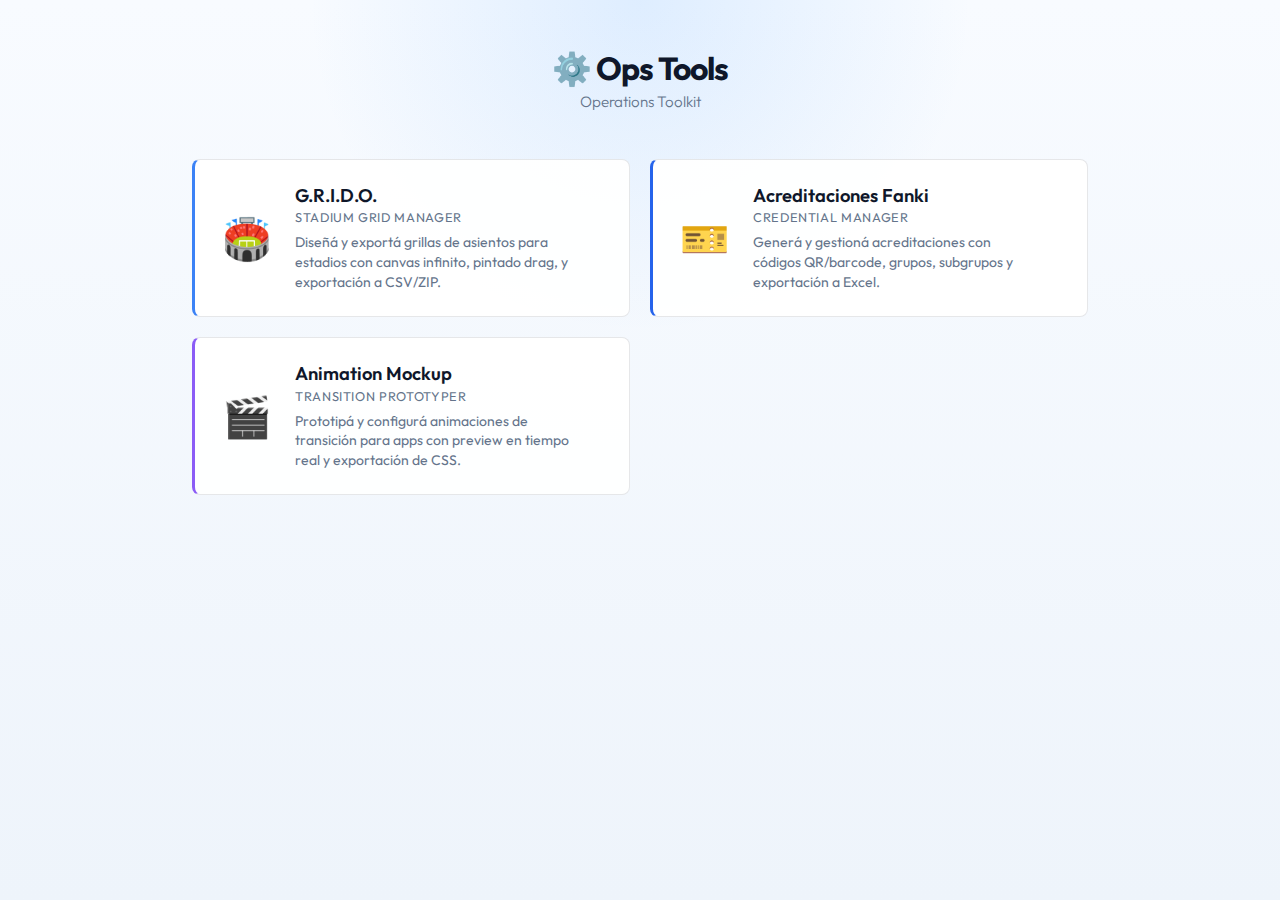
<file: index.html>
<!DOCTYPE html>
<html lang="es">
<head>
    <meta charset="UTF-8">
    <meta name="viewport" content="width=device-width, initial-scale=1.0">
    <title>Ops Tools</title>
    <link rel="preconnect" href="https://fonts.googleapis.com">
    <link rel="preconnect" href="https://fonts.gstatic.com" crossorigin>
    <link href="https://fonts.googleapis.com/css2?family=Outfit:wght@300;400;600;700&display=swap" rel="stylesheet">
    <link rel="stylesheet" href="dashboard.css">
</head>
<body>
    <header class="dashboard-header">
        <h1 class="logo">⚙️ Ops Tools</h1>
        <p class="tagline">Operations Toolkit</p>
    </header>
    <main class="dashboard">
        <div id="tools-grid" class="tools-grid"></div>
    </main>
    <script src="dashboard.js"></script>
</body>
</html>
</file>
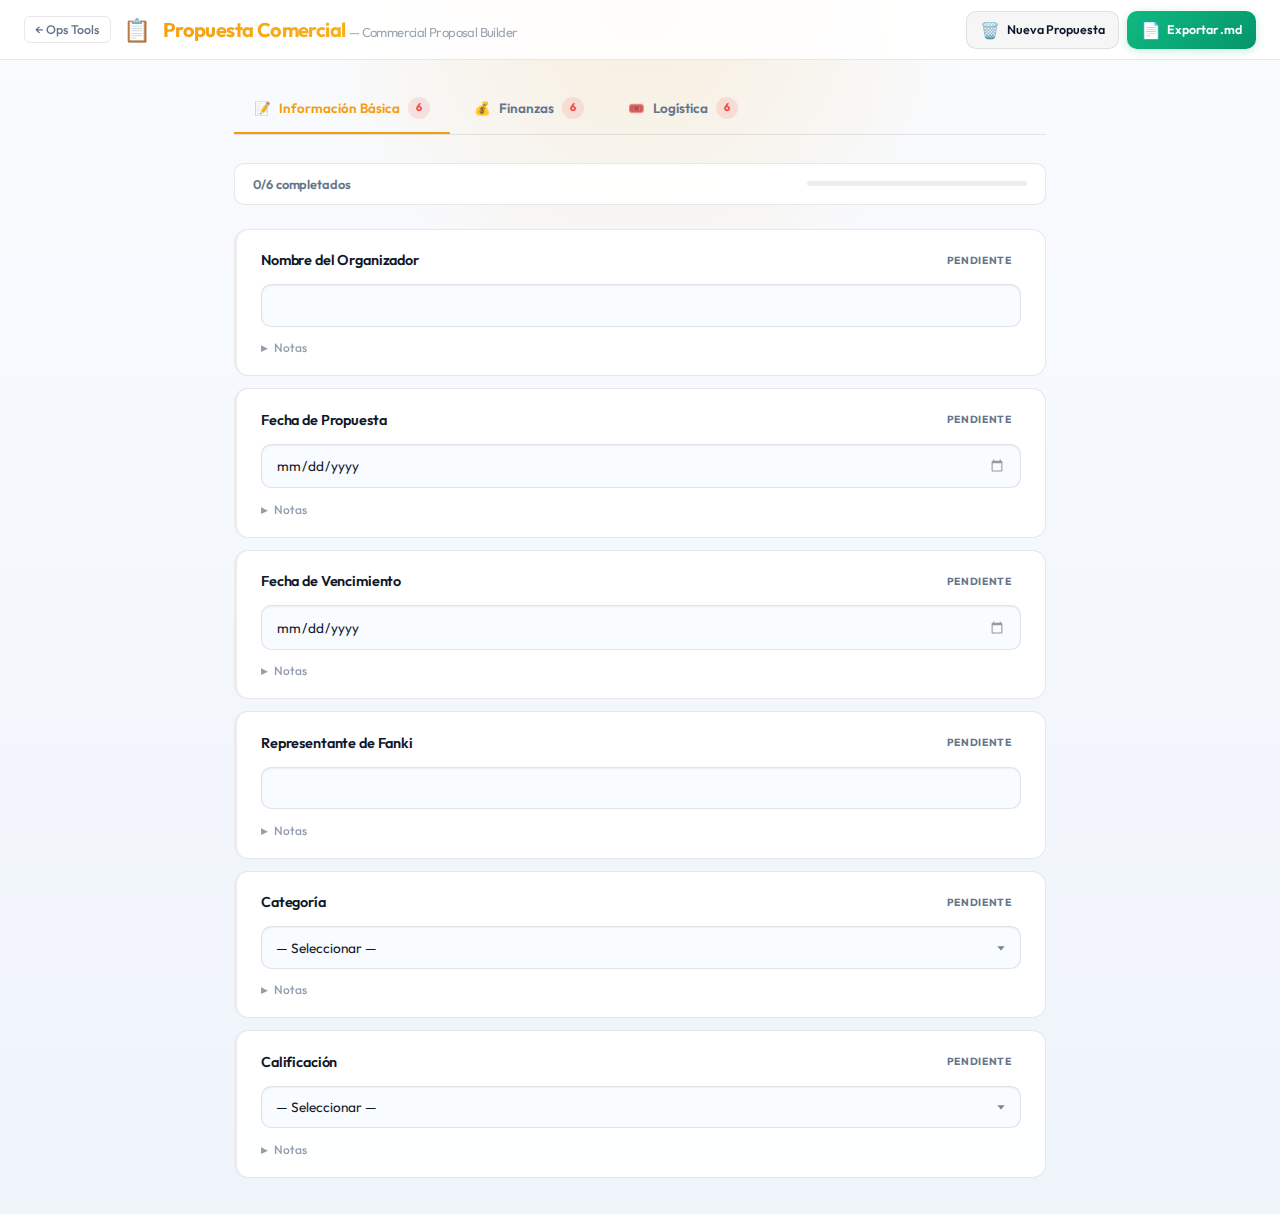
<file: tools/commercial-proposal/index.html>
<!DOCTYPE html>
<html lang="es">

<head>
    <meta charset="UTF-8">
    <meta name="viewport" content="width=device-width, initial-scale=1.0">
    <title>Propuesta Comercial — Fanki</title>
    <meta name="description" content="Configurá los términos comerciales, financieros y logísticos para nuevos organizadores en Fanki.">
    <link rel="stylesheet" href="index.css">
    <link rel="preconnect" href="https://fonts.googleapis.com">
    <link rel="preconnect" href="https://fonts.gstatic.com" crossorigin>
    <link href="https://fonts.googleapis.com/css2?family=Outfit:wght@300;400;600;700&display=swap" rel="stylesheet">
</head>

<body>
    <div id="app">
        <header class="app-header">
            <div class="logo">
                <a href="../../index.html" class="back-home" title="Volver a Ops Tools">&larr; Ops Tools</a>
                <span class="logo-icon">📋</span>
                <h1>Propuesta Comercial <span class="tagline">— Commercial Proposal Builder</span></h1>
            </div>
            <div class="header-actions">
                <button id="newProposal" class="btn btn-secondary btn-sm">
                    <span class="icon">🗑️</span> Nueva Propuesta
                </button>
                <button id="exportMd" class="btn btn-success btn-sm">
                    <span class="icon">📄</span> Exportar .md
                </button>
            </div>
        </header>

        <main class="main-content">
            <nav class="tabs-nav" id="tabsNav"></nav>
            <div class="tab-content" id="tabContent"></div>
        </main>
    </div>

    <script src="app.js"></script>
</body>

</html>
</file>
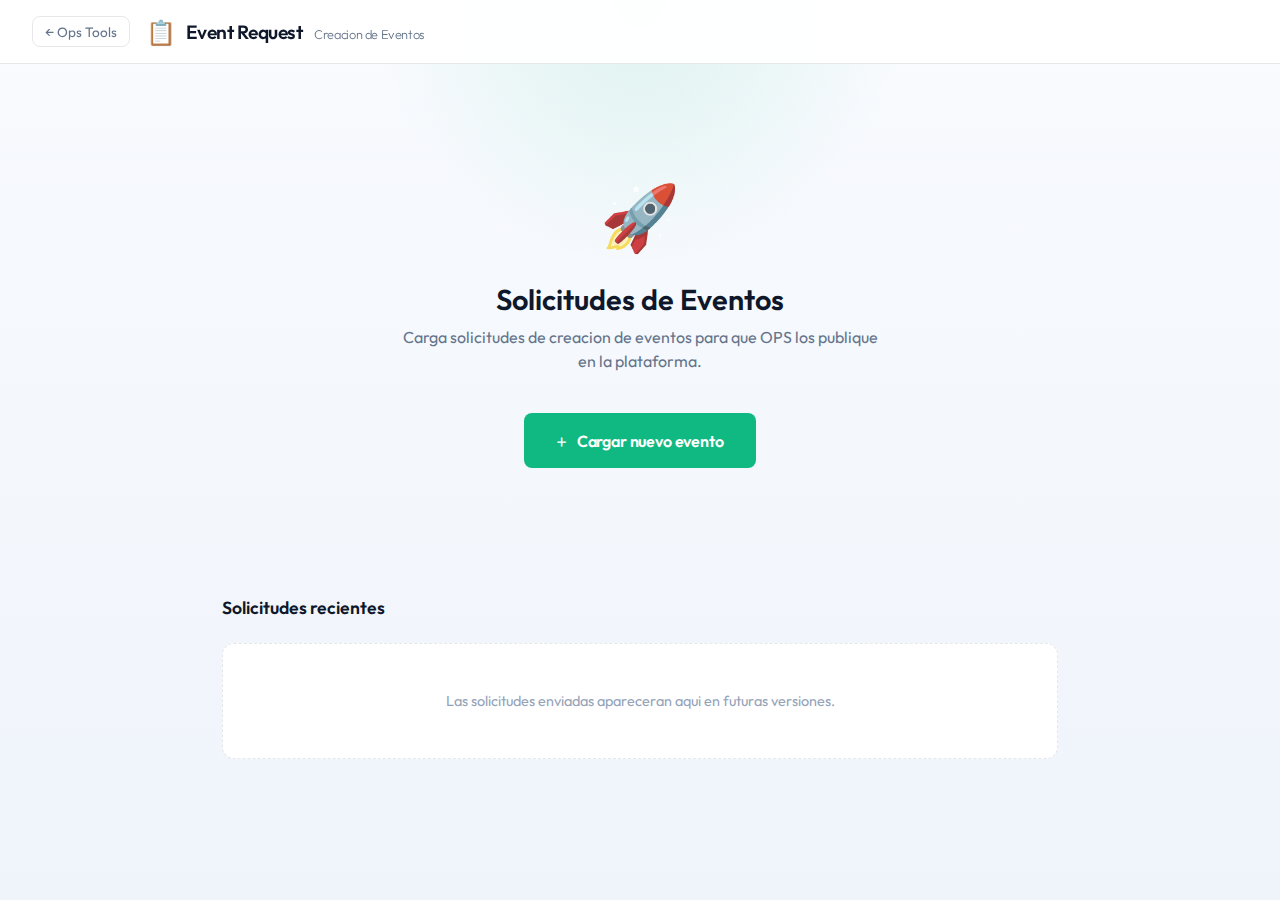
<file: tools/event-request/index.html>
<!DOCTYPE html>
<html lang="es">
<head>
    <meta charset="UTF-8" />
    <meta name="viewport" content="width=device-width, initial-scale=1.0" />
    <title>Event Request — Ops Tools</title>
    <link rel="preconnect" href="https://fonts.googleapis.com" />
    <link href="https://fonts.googleapis.com/css2?family=Outfit:wght@300;400;500;600;700&display=swap" rel="stylesheet" />
    <style>
        /* ── Variables ─────────────────────────────────────────── */
        :root {
            --bg: #eff4fb;
            --surface: rgba(255,255,255,0.94);
            --surface-raised: #f5f8fc;
            --surface-hover: #eef5fb;
            --border: rgba(15,23,42,0.1);
            --border-focus: rgba(16,185,129,0.5);
            --text-primary: #0f172a;
            --text-secondary: #64748b;
            --text-muted: #94a3b8;
            --accent: #10b981;
            --accent-glow: rgba(16,185,129,0.15);
            --accent-hover: #34d399;
            --danger: #ef4444;
            --danger-bg: rgba(239,68,68,0.1);
            --warning: #f59e0b;
            --font-main: 'Outfit', sans-serif;
            --radius: 8px;
            --radius-lg: 12px;
            --transition: 0.2s cubic-bezier(0.4,0,0.2,1);
        }

        *, *::before, *::after { box-sizing: border-box; margin: 0; padding: 0; }

        body {
            background:
                radial-gradient(circle at top, rgba(16,185,129,0.12), transparent 24%),
                linear-gradient(180deg, #f9fbfe 0%, var(--bg) 100%);
            color: var(--text-primary);
            font-family: var(--font-main);
            min-height: 100vh;
            -webkit-font-smoothing: antialiased;
        }

        /* ── Header ────────────────────────────────────────────── */
        .app-header {
            display: flex;
            align-items: center;
            justify-content: space-between;
            padding: 1rem 2rem;
            border-bottom: 1px solid var(--border);
            background: var(--surface);
            position: sticky;
            top: 0;
            z-index: 100;
            backdrop-filter: blur(12px);
        }
        .header-left { display: flex; align-items: center; gap: 1rem; }
        .back-home {
            color: var(--text-secondary);
            text-decoration: none;
            font-size: 0.85rem;
            font-weight: 400;
            padding: 0.35rem 0.75rem;
            border-radius: var(--radius);
            border: 1px solid var(--border);
            transition: var(--transition);
        }
        .back-home:hover { color: var(--text-primary); border-color: rgba(255,255,255,0.15); }
        .header-title { display: flex; align-items: center; gap: 0.6rem; }
        .header-title .icon { font-size: 1.5rem; }
        .header-title h1 { font-size: 1.2rem; font-weight: 600; letter-spacing: -0.02em; }
        .header-title .tagline { color: var(--text-secondary); font-size: 0.8rem; font-weight: 300; margin-left: 0.5rem; }

        /* ── Dashboard View ────────────────────────────────────── */
        .dashboard-view {
            max-width: 900px;
            margin: 0 auto;
            padding: 3rem 2rem;
        }
        .dashboard-view.hidden { display: none; }

        .dashboard-hero { text-align: center; padding: 4rem 2rem; }
        .hero-icon { font-size: 4rem; margin-bottom: 1.5rem; opacity: 0.9; }
        .hero-title { font-size: 1.8rem; font-weight: 600; margin-bottom: 0.5rem; }
        .hero-subtitle { color: var(--text-secondary); font-size: 1rem; max-width: 480px; margin: 0 auto 2.5rem; line-height: 1.5; }

        .btn-create {
            display: inline-flex; align-items: center; gap: 0.6rem;
            background: var(--accent); color: #fff; border: none;
            padding: 0.9rem 2rem; border-radius: var(--radius);
            font-family: var(--font-main); font-size: 1rem; font-weight: 600;
            cursor: pointer; transition: var(--transition); letter-spacing: -0.01em;
        }
        .btn-create:hover { background: var(--accent-hover); transform: translateY(-1px); }
        .btn-create .plus { font-size: 1.3rem; font-weight: 300; }

        .recent-section { margin-top: 4rem; }
        .recent-header { display: flex; align-items: center; justify-content: space-between; margin-bottom: 1.5rem; }
        .recent-header h2 { font-size: 1.1rem; font-weight: 600; }
        .recent-empty {
            text-align: center; padding: 3rem 2rem;
            background: var(--surface); border: 1px dashed var(--border);
            border-radius: var(--radius-lg); color: var(--text-muted); font-size: 0.9rem;
        }

        /* ── Form View ─────────────────────────────────────────── */
        .form-view {
            max-width: 1440px;
            margin: 0 auto;
            padding: 1.5rem clamp(1.25rem, 3vw, 2.5rem) 6rem;
        }
        .form-view.hidden { display: none; }

        .form-top-bar {
            display: flex;
            align-items: flex-start;
            gap: 1rem;
            margin-bottom: 1.75rem;
        }
        .form-top-copy {
            color: var(--text-secondary);
            font-size: 0.9rem;
            margin-top: 0.35rem;
            max-width: 54ch;
            line-height: 1.5;
        }
        .btn-back-dash {
            display: inline-flex; align-items: center; gap: 0.4rem;
            background: none; border: 1px solid var(--border);
            color: var(--text-secondary); padding: 0.4rem 0.9rem;
            border-radius: var(--radius); font-family: var(--font-main);
            font-size: 0.85rem; cursor: pointer; transition: var(--transition);
        }
        .btn-back-dash:hover { color: var(--text-primary); border-color: rgba(255,255,255,0.15); }
        .form-top-title { font-size: 1.3rem; font-weight: 600; }

        /* ── 2-Column Dashboard Grid ───────────────────────────── */
        .form-grid {
            display: grid;
            grid-template-columns: repeat(2, minmax(0, 1fr));
            gap: 1.5rem;
            align-items: start;
        }
        .span-full { grid-column: 1 / -1; }

        /* ── Form Sections (cards) ─────────────────────────────── */
        .form-section {
            background:
                linear-gradient(180deg, rgba(255,255,255,0.02), rgba(255,255,255,0)) border-box,
                var(--surface);
            border: 1px solid var(--border);
            border-radius: var(--radius-lg);
            padding: 1.5rem;
            box-shadow: 0 24px 48px rgba(3, 6, 12, 0.22);
        }
        .hidden-section { display: none !important; }

        .section-header {
            display: flex;
            align-items: flex-start;
            justify-content: space-between;
            gap: 1rem;
            margin-bottom: 1rem;
            padding-bottom: 0.85rem;
            border-bottom: 1px solid var(--border);
        }
        .section-title {
            font-size: 0.75rem;
            font-weight: 600;
            text-transform: uppercase;
            letter-spacing: 0.06em;
            color: var(--accent);
            margin-bottom: 0.35rem;
        }
        .section-copy {
            color: var(--text-secondary);
            font-size: 0.78rem;
            line-height: 1.45;
            width: 100%;
            max-width: none;
        }

        /* ── Form Fields ───────────────────────────────────────── */
        .field-grid {
            display: grid;
            grid-template-columns: 1fr 1fr;
            gap: 0.85rem 1.25rem;
        }
        .field-grid .full-width { grid-column: 1 / -1; }
        .field-grid.cols-1 { grid-template-columns: 1fr; }
        .field-grid.compact { gap: 0.75rem; }

        .field-group { display: flex; flex-direction: column; gap: 0.3rem; }
        .field-group label {
            font-size: 0.75rem; font-weight: 500; color: var(--text-secondary);
        }
        .field-group label .req { color: var(--accent); margin-left: 2px; }

        .field-group input,
        .field-group select,
        .field-group textarea {
            background: var(--surface-raised);
            border: 1px solid var(--border);
            border-radius: var(--radius);
            padding: 0.5rem 0.7rem;
            color: var(--text-primary);
            font-family: var(--font-main);
            font-size: 0.85rem;
            outline: none;
            transition: var(--transition);
            width: 100%;
        }
        .field-group input:focus,
        .field-group select:focus,
        .field-group textarea:focus {
            border-color: var(--border-focus);
            box-shadow: 0 0 0 3px var(--accent-glow);
        }
        .field-group input.invalid,
        .field-group select.invalid,
        .field-group textarea.invalid {
            border-color: var(--danger);
            box-shadow: 0 0 0 3px var(--danger-bg);
        }
        .field-group textarea { resize: vertical; min-height: 70px; }
        .field-group select { cursor: pointer; }
        .field-error { font-size: 0.7rem; color: var(--danger); min-height: 0.9em; }
        .notes-area { min-height: 188px; }
        .embedded-section {
            margin-top: 1.25rem;
            padding-top: 1.1rem;
            border-top: 1px solid var(--border);
        }
        .embedded-section-title {
            font-size: 0.72rem;
            font-weight: 600;
            text-transform: uppercase;
            letter-spacing: 0.06em;
            color: var(--accent);
            margin-bottom: 0.8rem;
        }
        .nested-grid {
            display: grid;
            grid-template-columns: repeat(2, minmax(0, 1fr));
            gap: 1rem;
        }
        .sub-section-card {
            background: var(--surface-raised);
            border: 1px solid var(--border);
            border-radius: var(--radius-lg);
            padding: 1rem;
        }
        .sub-section-title {
            font-size: 0.78rem;
            font-weight: 600;
            letter-spacing: 0.04em;
            text-transform: uppercase;
            color: var(--text-primary);
            margin-bottom: 0.85rem;
        }
        .gateway-stack {
            display: grid;
            gap: 0.85rem;
        }
        .gateway-group {
            display: grid;
            gap: 0.45rem;
        }
        .gateway-title {
            font-size: 0.72rem;
            font-weight: 600;
            letter-spacing: 0.05em;
            text-transform: uppercase;
            color: var(--text-secondary);
        }
        .inline-option-panel {
            margin-top: 0.35rem;
            padding: 0.9rem;
            background: rgba(255,255,255,0.02);
            border: 1px solid var(--border);
            border-radius: var(--radius);
        }

        /* ── Type Selector ─────────────────────────────────────── */
        .type-selector { display: flex; gap: 0.75rem; }
        .type-option {
            flex: 1; padding: 1rem;
            background: var(--surface-raised); border: 2px solid var(--border);
            border-radius: var(--radius-lg); text-align: center;
            cursor: pointer; transition: var(--transition);
        }
        .type-option:hover { border-color: rgba(255,255,255,0.15); }
        .type-option.selected { border-color: var(--accent); background: var(--accent-glow); }
        .type-option .type-icon { font-size: 1.6rem; margin-bottom: 0.3rem; }
        .type-option .type-label { font-weight: 600; font-size: 0.9rem; }
        .type-option .type-desc { font-size: 0.72rem; color: var(--text-secondary); margin-top: 0.15rem; }

        /* ── Checkbox Grid ─────────────────────────────────────── */
        .checkbox-grid { display: grid; grid-template-columns: 1fr; gap: 0.5rem; }
        .checkbox-item {
            display: flex; align-items: center; gap: 0.5rem;
            padding: 0.5rem 0.65rem;
            background: var(--surface-raised); border: 1px solid var(--border);
            border-radius: var(--radius); cursor: pointer;
            transition: var(--transition); user-select: none;
        }
        .checkbox-item:hover { border-color: rgba(255,255,255,0.15); }
        .checkbox-item.checked { border-color: var(--accent); background: var(--accent-glow); }
        .checkbox-item input[type="checkbox"] { display: none; }
        .check-box {
            width: 16px; height: 16px;
            border: 2px solid var(--text-muted); border-radius: 3px;
            display: flex; align-items: center; justify-content: center;
            flex-shrink: 0; transition: var(--transition);
        }
        .checkbox-item.checked .check-box { background: var(--accent); border-color: var(--accent); }
        .check-box svg { display: none; width: 10px; height: 10px; }
        .checkbox-item.checked .check-box svg { display: block; }
        .check-label { font-size: 0.8rem; }

        /* ── Toggle ────────────────────────────────────────────── */
        .toggle-row {
            display: flex; align-items: center; justify-content: space-between;
            padding: 0.6rem 0.7rem;
            background: var(--surface-raised); border: 1px solid var(--border);
            border-radius: var(--radius);
        }
        .toggle-label { font-size: 0.8rem; }
        .toggle-label .req { color: var(--accent); margin-left: 2px; }
        .toggle-switch {
            width: 40px; height: 22px;
            background: var(--text-muted); border-radius: 11px;
            position: relative; cursor: pointer; transition: var(--transition);
        }
        .toggle-switch.active { background: var(--accent); }
        .toggle-switch::after {
            content: ''; position: absolute; top: 3px; left: 3px;
            width: 16px; height: 16px; background: #fff;
            border-radius: 50%; transition: var(--transition);
        }
        .toggle-switch.active::after { left: 21px; }

        /* ── Submit Area ───────────────────────────────────────── */
        .submit-area {
            position: fixed; bottom: 0; left: 0; right: 0;
            background: var(--surface); border-top: 1px solid var(--border);
            padding: 0.85rem 2rem;
            display: flex; justify-content: center; gap: 1rem;
            backdrop-filter: blur(12px); z-index: 99;
        }
        .submit-area.hidden { display: none; }

        .btn-submit {
            display: inline-flex; align-items: center; gap: 0.5rem;
            background: var(--accent); color: #fff; border: none;
            padding: 0.7rem 2.5rem; border-radius: var(--radius);
            font-family: var(--font-main); font-size: 0.9rem; font-weight: 600;
            cursor: pointer; transition: var(--transition);
        }
        .btn-submit:hover:not(:disabled) { background: var(--accent-hover); }
        .btn-submit:disabled { opacity: 0.5; cursor: not-allowed; }

        .btn-cancel {
            background: none; border: 1px solid var(--border);
            color: var(--text-secondary); padding: 0.7rem 1.5rem;
            border-radius: var(--radius); font-family: var(--font-main);
            font-size: 0.85rem; cursor: pointer; transition: var(--transition);
        }
        .btn-cancel:hover { color: var(--text-primary); border-color: rgba(255,255,255,0.15); }

        /* ── Success Overlay ───────────────────────────────────── */
        .success-overlay {
            position: fixed; inset: 0;
            background: rgba(12,14,20,0.92);
            display: flex; align-items: center; justify-content: center;
            z-index: 200; backdrop-filter: blur(6px);
        }
        .success-overlay.hidden { display: none; }
        .success-card {
            background: var(--surface); border: 1px solid var(--border);
            border-radius: var(--radius-lg); padding: 3rem; text-align: center; max-width: 420px;
        }
        .success-icon { font-size: 3.5rem; margin-bottom: 1rem; }
        .success-title { font-size: 1.3rem; font-weight: 600; margin-bottom: 0.5rem; }
        .success-msg { color: var(--text-secondary); font-size: 0.9rem; line-height: 1.5; margin-bottom: 2rem; }
        .btn-new {
            background: var(--accent); color: #fff; border: none;
            padding: 0.7rem 1.8rem; border-radius: var(--radius);
            font-family: var(--font-main); font-size: 0.9rem; font-weight: 600;
            cursor: pointer; transition: var(--transition);
        }
        .btn-new:hover { background: var(--accent-hover); }

        /* ── Spinner ───────────────────────────────────────────── */
        .spinner {
            width: 18px; height: 18px;
            border: 2px solid rgba(255,255,255,0.3); border-top-color: #fff;
            border-radius: 50%; animation: spin 0.6s linear infinite;
        }
        @keyframes spin { to { transform: rotate(360deg); } }

        /* ── Responsive ────────────────────────────────────────── */
        @media (max-width: 900px) {
            .form-grid { grid-template-columns: 1fr; }
            .type-selector { flex-direction: column; }
            .section-header { flex-direction: column; }
            .form-top-bar { flex-direction: column; }
            .nested-grid { grid-template-columns: 1fr; }
        }

        .app-header,
        .submit-area,
        .success-card,
        .recent-empty,
        .form-section,
        .sub-section-card {
            background: var(--surface);
        }

        .back-home:hover,
        .btn-back-dash:hover,
        .btn-cancel:hover,
        .type-option:hover,
        .checkbox-item:hover {
            border-color: rgba(15,23,42,0.16);
            background: rgba(15,23,42,0.04);
        }

        .form-section {
            box-shadow: 0 24px 48px rgba(15,23,42,0.08);
        }

        .field-group input,
        .field-group select,
        .field-group textarea,
        .toggle-row,
        .checkbox-item,
        .type-option,
        .inline-option-panel {
            background: #f8fbff;
        }

        .success-overlay {
            background: rgba(241,245,249,0.82);
        }

        .spinner {
            border-color: rgba(15,23,42,0.18);
            border-top-color: #fff;
        }
    </style>
</head>
<body>

<!-- ── Header ──────────────────────────────────────────────────── -->
<header class="app-header">
    <div class="header-left">
        <a href="../../index.html" class="back-home">&#8592; Ops Tools</a>
        <div class="header-title">
            <span class="icon">&#128203;</span>
            <h1>Event Request <span class="tagline">Creacion de Eventos</span></h1>
        </div>
    </div>
</header>

<!-- ── Dashboard View ──────────────────────────────────────────── -->
<div id="dashboardView" class="dashboard-view">
    <div class="dashboard-hero">
        <div class="hero-icon">&#128640;</div>
        <h2 class="hero-title">Solicitudes de Eventos</h2>
        <p class="hero-subtitle">Carga solicitudes de creacion de eventos para que OPS los publique en la plataforma.</p>
        <button class="btn-create" onclick="showForm()">
            <span class="plus">+</span> Cargar nuevo evento
        </button>
    </div>
    <div class="recent-section">
        <div class="recent-header"><h2>Solicitudes recientes</h2></div>
        <div class="recent-empty">Las solicitudes enviadas apareceran aqui en futuras versiones.</div>
    </div>
</div>

<!-- ── Form View ───────────────────────────────────────────────── -->
<div id="formView" class="form-view hidden">
    <div class="form-top-bar">
        <button class="btn-back-dash" onclick="showDashboard()">&#8592; Volver</button>
        <div>
            <h2 class="form-top-title">Nueva Solicitud de Evento</h2>
            <p class="form-top-copy">La carga ahora se distribuye en bloques mas compactos para aprovechar el ancho completo sin estirar los mismos campos.</p>
        </div>
    </div>

    <form id="eventForm" novalidate>
        <div class="form-grid">

            <!-- ══════════ ROW 1 ══════════ -->
            <div class="form-section">
                <div class="section-header">
                    <div>
                        <div class="section-title">Tipo de Evento</div>
                        <p class="section-copy">Define el formato de la solicitud y deja identificado al responsable comercial desde el inicio.</p>
                    </div>
                </div>
                <div class="type-selector" style="margin-bottom: 1rem;">
                    <div class="type-option selected" data-type="PARTIDO" onclick="selectType('PARTIDO')">
                        <div class="type-icon">&#9917;</div>
                        <div class="type-label">Partido</div>
                        <div class="type-desc">Evento de un solo partido</div>
                    </div>
                    <div class="type-option" data-type="ABONO" onclick="selectType('ABONO')">
                        <div class="type-icon">&#127915;</div>
                        <div class="type-label">Abono</div>
                        <div class="type-desc">Paquete de multiples eventos</div>
                    </div>
                </div>
                <div id="typeError" class="field-error"></div>
                <div class="field-grid compact">
                    <div class="field-group">
                        <label>Cargado por <span class="req">*</span></label>
                        <input type="text" id="cargadoPor" placeholder="Nombre del KAM" required />
                        <div class="field-error" data-for="cargadoPor"></div>
                    </div>
                    <div class="field-group">
                        <label>Codigo del Evento/Abono</label>
                        <input type="text" id="codigoEvento" placeholder="Si queda vacio, OPS lo genera" />
                    </div>
                    <div class="field-group full-width">
                        <label>Nombre del Evento/Abono <span class="req">*</span></label>
                        <input type="text" id="nombreEvento" placeholder="Ej: Jornada 5 vs America" required />
                        <div class="field-error" data-for="nombreEvento"></div>
                    </div>
                </div>
            </div>

            <!-- ══════════ ROW 1: Caja condicional a la derecha ══════════ -->
            <div class="form-section hidden-section" id="secPartido">
                <div class="section-header">
                    <div>
                        <div class="section-title">Datos del Partido</div>
                        <p class="section-copy">Informacion puntual del encuentro que necesita OPS para publicarlo correctamente.</p>
                    </div>
                </div>
                <div class="field-grid">
                    <div class="field-group">
                        <label>Pais <span class="req">*</span></label>
                        <select id="countryPartido">
                            <option value="">Seleccionar...</option>
                            <option value="MEX">Mexico</option>
                            <option value="COL">Colombia</option>
                        </select>
                        <div class="field-error" data-for="countryPartido"></div>
                    </div>
                    <div class="field-group">
                        <label>Rival <span class="req">*</span></label>
                        <input type="text" id="rival" placeholder="Equipo visitante" />
                        <div class="field-error" data-for="rival"></div>
                    </div>
                    <div class="field-group">
                        <label>Fecha y Hora del Evento <span class="req">*</span></label>
                        <input type="datetime-local" id="fechaHoraEvento" />
                        <div class="field-error" data-for="fechaHoraEvento"></div>
                    </div>
                    <div id="stadiumHostPartido">
                        <div id="sharedStadiumField" class="field-group">
                            <label>Estadio <span class="req">*</span></label>
                            <input type="text" id="estadio" placeholder="Ej: Estadio Corona" />
                            <div class="field-error" data-for="estadio"></div>
                        </div>
                    </div>
                </div>
                <div id="generalFieldsHostPartido">
                    <div id="sharedGeneralFields" class="embedded-section">
                        <div class="embedded-section-title">Informacion General</div>
                        <div class="field-grid">
                            <div class="field-group">
                                <label>Fecha y Hora de Publicacion <span class="req">*</span></label>
                                <input type="datetime-local" id="fechaPublicacion" />
                                <div class="field-error" data-for="fechaPublicacion"></div>
                            </div>
                            <div class="field-group">
                                <label>Modo de Encendido Inicial <span class="req">*</span></label>
                                <select id="modoEncendido">
                                    <option value="">Seleccionar...</option>
                                    <option value="Al público" selected>Al publico</option>
                                    <option value="Oculto (solo con link directo)">Oculto (solo con link directo)</option>
                                </select>
                                <div class="field-error" data-for="modoEncendido"></div>
                            </div>
                            <div class="field-group">
                                <label>Max. Boletos por Usuario <span class="req">*</span></label>
                                <input type="number" id="maxBoletos" min="1" placeholder="Ej: 10" />
                                <div class="field-error" data-for="maxBoletos"></div>
                            </div>
                        </div>
                    </div>
                </div>
            </div>

            <div class="form-section hidden-section" id="secAbono">
                <div class="section-header">
                    <div>
                        <div class="section-title">Datos del Abono</div>
                        <p class="section-copy">Campos especificos del paquete para que quede claro como se arma y cuando se apaga.</p>
                    </div>
                </div>
                <div class="field-grid">
                    <div class="field-group">
                        <label>Pais <span class="req">*</span></label>
                        <select id="countryAbono">
                            <option value="">Seleccionar...</option>
                            <option value="MEX">Mexico</option>
                            <option value="COL">Colombia</option>
                        </select>
                        <div class="field-error" data-for="countryAbono"></div>
                    </div>
                    <div class="field-group">
                        <label>Fecha y Hora de Apagado del Abono <span class="req">*</span></label>
                        <input type="datetime-local" id="fechaApagadoAbono" />
                        <div class="field-error" data-for="fechaApagadoAbono"></div>
                    </div>
                    <div id="stadiumHostAbono"></div>
                    <div class="field-group">
                        <label>Cantidad de Eventos en el Abono</label>
                        <input type="number" id="cantidadEventosAbono" placeholder="Autocalculado" readonly tabindex="-1" />
                    </div>
                    <div class="field-group full-width">
                        <label>Codigos de Eventos que componen el Abono</label>
                        <textarea id="codigosEventosAbono" placeholder="Separados por coma. Puede decir 'Pendiente'"></textarea>
                    </div>
                </div>
                <div id="generalFieldsHostAbono"></div>
            </div>

            <!-- ══════════ ROW 2 ══════════ -->
            <div class="form-section span-full">
                <div class="section-header">
                    <div>
                        <div class="section-title">Metodos de Pago</div>
                        <p class="section-copy">Configura los medios habilitados para fans y asesores, agrupados por gateway para que la lectura sea mas clara.</p>
                    </div>
                </div>
                <div class="nested-grid">
                    <div class="sub-section-card">
                        <div class="sub-section-title">Metodos de Pago - Fans</div>
                        <div class="gateway-stack" id="mediosFans">
                            <div class="gateway-group">
                                <div class="gateway-title">Mercado Pago</div>
                                <label class="checkbox-item" data-key="mp_cash">
                                    <input type="checkbox" /><span class="check-box"><svg viewBox="0 0 12 12" fill="none"><path d="M2 6l3 3 5-5" stroke="#fff" stroke-width="2" stroke-linecap="round" stroke-linejoin="round"/></svg></span>
                                    <span class="check-label">Cash</span>
                                </label>
                                <label class="checkbox-item" data-key="mp_tarjetas">
                                    <input type="checkbox" /><span class="check-box"><svg viewBox="0 0 12 12" fill="none"><path d="M2 6l3 3 5-5" stroke="#fff" stroke-width="2" stroke-linecap="round" stroke-linejoin="round"/></svg></span>
                                    <span class="check-label">Tarjeta</span>
                                </label>
                                <label class="checkbox-item" data-key="mp_transferencia">
                                    <input type="checkbox" /><span class="check-box"><svg viewBox="0 0 12 12" fill="none"><path d="M2 6l3 3 5-5" stroke="#fff" stroke-width="2" stroke-linecap="round" stroke-linejoin="round"/></svg></span>
                                    <span class="check-label">Transferencia</span>
                                </label>
                            </div>
                            <div class="gateway-group">
                                <div class="gateway-title">Adyen</div>
                                <label class="checkbox-item" data-key="adyen_tarjeta">
                                    <input type="checkbox" /><span class="check-box"><svg viewBox="0 0 12 12" fill="none"><path d="M2 6l3 3 5-5" stroke="#fff" stroke-width="2" stroke-linecap="round" stroke-linejoin="round"/></svg></span>
                                    <span class="check-label">Tarjeta</span>
                                </label>
                            </div>
                            <div class="gateway-group">
                                <div class="gateway-title">Banorte</div>
                                <label class="checkbox-item" data-key="banorte_tarjeta">
                                    <input type="checkbox" /><span class="check-box"><svg viewBox="0 0 12 12" fill="none"><path d="M2 6l3 3 5-5" stroke="#fff" stroke-width="2" stroke-linecap="round" stroke-linejoin="round"/></svg></span>
                                    <span class="check-label">Tarjeta</span>
                                </label>
                            </div>
                            <div class="gateway-group">
                                <div class="gateway-title">Fanki</div>
                                <label class="checkbox-item" data-key="tarjeta_fanki">
                                    <input type="checkbox" /><span class="check-box"><svg viewBox="0 0 12 12" fill="none"><path d="M2 6l3 3 5-5" stroke="#fff" stroke-width="2" stroke-linecap="round" stroke-linejoin="round"/></svg></span>
                                    <span class="check-label">Tarjeta Fanki</span>
                                </label>
                                <label class="checkbox-item" data-key="fanki_cash">
                                    <input type="checkbox" /><span class="check-box"><svg viewBox="0 0 12 12" fill="none"><path d="M2 6l3 3 5-5" stroke="#fff" stroke-width="2" stroke-linecap="round" stroke-linejoin="round"/></svg></span>
                                    <span class="check-label">Fanki Cash</span>
                                </label>
                            </div>
                            <div class="gateway-group">
                                <div class="gateway-title">Paguitos</div>
                                <label class="checkbox-item" data-key="paguitos">
                                    <input type="checkbox" /><span class="check-box"><svg viewBox="0 0 12 12" fill="none"><path d="M2 6l3 3 5-5" stroke="#fff" stroke-width="2" stroke-linecap="round" stroke-linejoin="round"/></svg></span>
                                    <span class="check-label">Cuotas sin tarjeta</span>
                                </label>
                                <div class="inline-option-panel hidden-section" id="secCuotas">
                                    <div class="embedded-section-title">Configuracion de Cuotas</div>
                                    <div class="field-grid">
                                        <div class="field-group">
                                            <label>Cantidad de cuotas (enganche + pagos) <span class="req">*</span></label>
                                            <input type="number" id="cuotasCantidad" min="1" placeholder="Ej: 6" />
                                            <div class="field-error" data-for="cuotasCantidad"></div>
                                        </div>
                                        <div class="field-group">
                                            <label>Interes (%) <span class="req">*</span></label>
                                            <input type="number" id="cuotasInteres" min="0" step="0.1" placeholder="Ej: 15" />
                                            <div class="field-error" data-for="cuotasInteres"></div>
                                        </div>
                                    </div>
                                </div>
                            </div>
                        </div>
                    </div>
                    <div class="sub-section-card">
                        <div class="sub-section-title">Metodos de Pago - Asesores</div>
                        <div class="gateway-stack" id="mediosAsesores">
                            <div class="gateway-group">
                                <div class="gateway-title">Mercado Pago</div>
                                <label class="checkbox-item" data-key="link_mercado">
                                    <input type="checkbox" /><span class="check-box"><svg viewBox="0 0 12 12" fill="none"><path d="M2 6l3 3 5-5" stroke="#fff" stroke-width="2" stroke-linecap="round" stroke-linejoin="round"/></svg></span>
                                    <span class="check-label">Link de Pago</span>
                                </label>
                            </div>
                            <div class="gateway-group">
                                <div class="gateway-title">Banorte</div>
                                <label class="checkbox-item" data-key="link_banorte">
                                    <input type="checkbox" /><span class="check-box"><svg viewBox="0 0 12 12" fill="none"><path d="M2 6l3 3 5-5" stroke="#fff" stroke-width="2" stroke-linecap="round" stroke-linejoin="round"/></svg></span>
                                    <span class="check-label">Link de Pago</span>
                                </label>
                            </div>
                            <div class="gateway-group">
                                <div class="gateway-title">Adyen</div>
                                <label class="checkbox-item" data-key="link_adyen">
                                    <input type="checkbox" /><span class="check-box"><svg viewBox="0 0 12 12" fill="none"><path d="M2 6l3 3 5-5" stroke="#fff" stroke-width="2" stroke-linecap="round" stroke-linejoin="round"/></svg></span>
                                    <span class="check-label">Link de Pago</span>
                                </label>
                            </div>
                        </div>
                    </div>
                </div>
            </div>

            <div class="form-section">
                <div class="section-header">
                    <div>
                        <div class="section-title">Configuracion de Venta</div>
                        <p class="section-copy">Reglas comerciales adicionales para segmentar o restringir disponibilidad.</p>
                    </div>
                </div>
                <div class="toggle-row" style="margin-bottom: 0.75rem;">
                    <span class="toggle-label">Exclusividad por BINes <span class="req">*</span></span>
                    <div class="toggle-switch" id="toggleBines" onclick="toggleSwitch(this)"></div>
                </div>
                <div class="hidden-section" id="secBines">
                    <div class="field-group">
                        <label>Listado de BINes <span class="req">*</span></label>
                        <input type="text" id="listadoBines" placeholder="BINes separados por coma" />
                        <div class="field-error" data-for="listadoBines"></div>
                    </div>
                </div>
            </div>

            <!-- ══════════ ROW 4 ══════════ -->
            <div class="form-section">
                <div class="section-header">
                    <div>
                        <div class="section-title">Cobranza y Apagados</div>
                        <p class="section-copy">Parametros operativos para pagos en efectivo y ventanas de corte antes del evento.</p>
                    </div>
                </div>
                <div class="field-grid">
                    <div class="field-group">
                        <label>Dias de espera para pagos en efectivo <span class="req">*</span></label>
                        <input type="number" id="cashPaymentDueDays" min="0" placeholder="Ej: 3" />
                        <div class="field-error" data-for="cashPaymentDueDays"></div>
                    </div>
                </div>
            </div>

            <div class="form-section">
                <div class="section-header">
                    <div>
                        <div class="section-title">Acceso y Lectura</div>
                        <p class="section-copy">Define como se emitira el QR y que experiencia tendra el control de acceso en Fanki Business.</p>
                    </div>
                </div>
                <div class="field-grid">
                    <div class="field-group">
                        <label>Tipo de QR a utilizar <span class="req">*</span></label>
                        <select id="qrType">
                            <option value="">Seleccionar...</option>
                            <option value="Estático" selected>Estatico</option>
                            <option value="Dinámico">Dinamico</option>
                        </select>
                        <div class="field-error" data-for="qrType"></div>
                    </div>
                    <div class="field-group">
                        <label>Tipo de lectura en Fanki Business <span class="req">*</span></label>
                        <select id="connectionMode">
                            <option value="">Seleccionar...</option>
                            <option value="Online" selected>Online</option>
                            <option value="Offline">Offline</option>
                        </select>
                        <div class="field-error" data-for="connectionMode"></div>
                    </div>
                    <div class="field-group full-width">
                        <label>Detalles del evento y Politicas de acceso <span class="req">*</span></label>
                        <input type="url" id="linkPoliticas" placeholder="https://..." />
                        <div class="field-error" data-for="linkPoliticas"></div>
                    </div>
                </div>
            </div>

            <!-- ══════════ ROW 5 ══════════ -->
            <div class="form-section hidden-section" id="secDocsPartido">
                <div class="section-header">
                    <div>
                        <div class="section-title">Documentos Adicionales</div>
                        <p class="section-copy">Adjunta links complementarios que OPS deba considerar para el partido.</p>
                    </div>
                </div>
                <div class="field-group">
                    <label>Accesos extras</label>
                    <input type="url" id="linkAccesosExtras" placeholder="https://..." />
                </div>
            </div>

            <div class="form-section hidden-section" id="secDocsAbono">
                <div class="section-header">
                    <div>
                        <div class="section-title">Documentos Adicionales</div>
                        <p class="section-copy">Espacio para links de precios y cortesia asociados al abono.</p>
                    </div>
                </div>
                <div class="field-grid">
                    <div class="field-group">
                        <label>Precios Preferenciales</label>
                        <input type="url" id="linkPreciosPreferenciales" placeholder="https://..." />
                    </div>
                    <div class="field-group">
                        <label>Cortesias</label>
                        <input type="url" id="linkCortesias" placeholder="https://..." />
                    </div>
                </div>
            </div>

            <div class="form-section">
                <div class="section-header">
                    <div>
                        <div class="section-title">Pedidos Adicionales</div>
                        <p class="section-copy">Comentarios finales para evitar idas y vueltas con OPS antes de publicar.</p>
                    </div>
                </div>
                <div class="field-group">
                    <label>Pedidos adicionales</label>
                    <textarea id="pedidosAdicionales" class="notes-area" placeholder="Cualquier solicitud extra o comentario para OPS..."></textarea>
                </div>
            </div>

        </div><!-- /.form-grid -->
    </form>
</div>

<!-- ── Submit Bar ───────────────────────────────────────────── -->
<div id="submitBar" class="submit-area hidden">
    <button type="button" class="btn-cancel" onclick="showDashboard()">Cancelar</button>
    <button type="button" class="btn-submit" id="btnSubmit" onclick="submitForm()">
        Enviar Solicitud
    </button>
</div>

<!-- ── Success Overlay ─────────────────────────────────────── -->
<div id="successOverlay" class="success-overlay hidden">
    <div class="success-card">
        <div class="success-icon">&#9989;</div>
        <h3 class="success-title">Solicitud Enviada</h3>
        <p class="success-msg" id="successMsg">Tu solicitud fue recibida correctamente. OPS la procesara a la brevedad.</p>
        <button class="btn-new" onclick="resetAndGoHome()">Volver al inicio</button>
    </div>
</div>

<script>
/* ================================================================
   Event Request Form — Logic
   ================================================================ */

const WEBHOOK_URL = '';
let selectedType = 'PARTIDO';

// ── View Navigation ─────────────────────────────────────────────
function showForm() {
    document.getElementById('dashboardView').classList.add('hidden');
    document.getElementById('formView').classList.remove('hidden');
    document.getElementById('submitBar').classList.remove('hidden');
    window.scrollTo(0, 0);
}
function showDashboard() {
    document.getElementById('formView').classList.add('hidden');
    document.getElementById('submitBar').classList.add('hidden');
    document.getElementById('dashboardView').classList.remove('hidden');
    window.scrollTo(0, 0);
}
function resetAndGoHome() {
    document.getElementById('successOverlay').classList.add('hidden');
    document.getElementById('eventForm').reset();
    document.querySelectorAll('.checkbox-item').forEach(c => c.classList.remove('checked'));
    document.querySelectorAll('.toggle-switch').forEach(t => t.classList.remove('active'));
    hideConditionalSections();
    selectType('PARTIDO');
    clearErrors();
    showDashboard();
}

// ── Type Selector ───────────────────────────────────────────────
function selectType(type) {
    selectedType = type;
    document.querySelectorAll('.type-option').forEach(o => {
        o.classList.toggle('selected', o.dataset.type === type);
    });
    document.getElementById('typeError').textContent = '';
    toggle('secPartido', type === 'PARTIDO');
    toggle('secDocsPartido', type === 'PARTIDO');
    toggle('secAbono', type === 'ABONO');
    toggle('secDocsAbono', type === 'ABONO');
    placeSharedStadiumField(type);
    placeSharedGeneralFields(type);
}
function hideConditionalSections() {
    ['secPartido','secAbono','secDocsPartido','secDocsAbono','secCuotas','secBines'].forEach(id => toggle(id, false));
}
function toggle(id, show) {
    const el = document.getElementById(id);
    if (el) el.classList.toggle('hidden-section', !show);
}
function placeSharedGeneralFields(type) {
    const shared = document.getElementById('sharedGeneralFields');
    const target = document.getElementById(type === 'ABONO' ? 'generalFieldsHostAbono' : 'generalFieldsHostPartido');
    if (shared && target && shared.parentElement !== target) target.appendChild(shared);
}
function placeSharedStadiumField(type) {
    const shared = document.getElementById('sharedStadiumField');
    const target = document.getElementById(type === 'ABONO' ? 'stadiumHostAbono' : 'stadiumHostPartido');
    if (shared && target && shared.parentElement !== target) target.appendChild(shared);
}

// ── Checkbox Items ──────────────────────────────────────────────
document.querySelectorAll('.checkbox-item').forEach(item => {
    item.addEventListener('click', () => {
        const cb = item.querySelector('input[type="checkbox"]');
        cb.checked = !cb.checked;
        item.classList.toggle('checked', cb.checked);
        if (item.dataset.key === 'paguitos') toggle('secCuotas', cb.checked);
    });
});

// ── Toggle Switch ───────────────────────────────────────────────
function toggleSwitch(el) {
    el.classList.toggle('active');
    if (el.id === 'toggleBines') toggle('secBines', el.classList.contains('active'));
}

// ── Auto-calculate abono event count ────────────────────────────
const codigosAbono = document.getElementById('codigosEventosAbono');
if (codigosAbono) {
    codigosAbono.addEventListener('input', () => {
        const val = codigosAbono.value.trim();
        const countEl = document.getElementById('cantidadEventosAbono');
        if (!val || val.toLowerCase() === 'pendiente') { countEl.value = ''; }
        else { countEl.value = val.split(',').map(c => c.trim()).filter(c => c.length > 0).length; }
    });
}

// ── Validation ──────────────────────────────────────────────────
function clearErrors() {
    document.querySelectorAll('.field-error').forEach(e => e.textContent = '');
    document.querySelectorAll('.invalid').forEach(e => e.classList.remove('invalid'));
}
function setError(fieldId, msg) {
    const errEl = document.querySelector(`.field-error[data-for="${fieldId}"]`);
    if (errEl) errEl.textContent = msg;
    const input = document.getElementById(fieldId);
    if (input) input.classList.add('invalid');
}
function validateForm() {
    clearErrors();
    let valid = true;
    if (!selectedType) { document.getElementById('typeError').textContent = 'Selecciona un tipo de evento'; valid = false; }

    const req = [
        { id: 'cargadoPor', label: 'Cargado por' },
        { id: 'nombreEvento', label: 'Nombre del Evento' },
        { id: 'fechaPublicacion', label: 'Fecha de Publicacion' },
        { id: 'modoEncendido', label: 'Modo de Encendido' },
        { id: 'estadio', label: 'Estadio' },
        { id: 'maxBoletos', label: 'Max. Boletos' },
        { id: 'cashPaymentDueDays', label: 'Dias espera cash' },
        { id: 'qrType', label: 'Tipo de QR' },
        { id: 'connectionMode', label: 'Tipo de lectura' },
        { id: 'linkPoliticas', label: 'Link politicas' },
    ];
    req.forEach(f => {
        const val = document.getElementById(f.id)?.value?.trim();
        if (!val) { setError(f.id, `${f.label} es obligatorio`); valid = false; }
    });

    if (selectedType === 'PARTIDO') {
        if (!document.getElementById('countryPartido').value) { setError('countryPartido', 'Pais es obligatorio'); valid = false; }
        if (!document.getElementById('rival').value.trim()) { setError('rival', 'Rival es obligatorio'); valid = false; }
        if (!document.getElementById('fechaHoraEvento').value) { setError('fechaHoraEvento', 'Fecha del evento es obligatoria'); valid = false; }
    }
    if (selectedType === 'ABONO') {
        if (!document.getElementById('countryAbono').value) { setError('countryAbono', 'Pais es obligatorio'); valid = false; }
        if (!document.getElementById('fechaApagadoAbono').value) { setError('fechaApagadoAbono', 'Fecha de apagado es obligatoria'); valid = false; }
    }

    const paguitos = document.querySelector('.checkbox-item[data-key="paguitos"]');
    if (paguitos && paguitos.classList.contains('checked')) {
        if (!document.getElementById('cuotasCantidad').value) { setError('cuotasCantidad', 'Cantidad de cuotas es obligatoria'); valid = false; }
        if (!document.getElementById('cuotasInteres').value && document.getElementById('cuotasInteres').value !== '0') { setError('cuotasInteres', 'Interes es obligatorio'); valid = false; }
    }
    if (document.getElementById('toggleBines').classList.contains('active')) {
        if (!document.getElementById('listadoBines').value.trim()) { setError('listadoBines', 'Listado de BINes es obligatorio'); valid = false; }
    }

    const linkPol = document.getElementById('linkPoliticas').value.trim();
    if (linkPol && !isValidUrl(linkPol)) { setError('linkPoliticas', 'Ingresa una URL valida (https://...)'); valid = false; }

    if (!valid) {
        const first = document.querySelector('.invalid, .field-error:not(:empty)');
        if (first) first.scrollIntoView({ behavior: 'smooth', block: 'center' });
    }
    return valid;
}
function isValidUrl(str) { try { const u = new URL(str); return u.protocol === 'http:' || u.protocol === 'https:'; } catch { return false; } }

// ── Collect & Build ─────────────────────────────────────────────
function collectCheckboxes(containerId) {
    const obj = {};
    document.querySelectorAll(`#${containerId} .checkbox-item`).forEach(item => {
        obj[item.dataset.key] = item.classList.contains('checked');
    });
    return obj;
}
function buildPayload() {
    const v = id => document.getElementById(id)?.value?.trim() || null;
    const n = id => { const val = document.getElementById(id)?.value; return val !== '' && val != null ? Number(val) : null; };
    return {
        tipo_evento: selectedType,
        cargado_por: v('cargadoPor'), nombre_evento: v('nombreEvento'), codigo_evento: v('codigoEvento'),
        Country: selectedType === 'PARTIDO' ? v('countryPartido') : v('countryAbono'),
        rival: selectedType === 'PARTIDO' ? v('rival') : null,
        fecha_hora_evento: selectedType === 'PARTIDO' ? v('fechaHoraEvento') : null,
        cantidad_eventos_abono: selectedType === 'ABONO' ? n('cantidadEventosAbono') : null,
        codigos_eventos_abono: selectedType === 'ABONO' ? v('codigosEventosAbono') : null,
        fecha_apagado_abono: selectedType === 'ABONO' ? v('fechaApagadoAbono') : null,
        fecha_publicacion: v('fechaPublicacion'), modo_encendido: v('modoEncendido'),
        estadio: v('estadio'), max_boletos_por_usuario: n('maxBoletos'),
        medios_pago_fans: collectCheckboxes('mediosFans'),
        medios_pago_asesores: collectCheckboxes('mediosAsesores'),
        cuotas_cantidad: n('cuotasCantidad'), cuotas_interes: n('cuotasInteres'),
        exclusividad_bines: document.getElementById('toggleBines').classList.contains('active'),
        listado_bines: document.getElementById('toggleBines').classList.contains('active') ? v('listadoBines') : null,
        cash_payment_due_days: n('cashPaymentDueDays'),
        qr_type: v('qrType'), connection_mode: v('connectionMode'),
        link_politicas_acceso: v('linkPoliticas'),
        link_accesos_extras: selectedType === 'PARTIDO' ? v('linkAccesosExtras') : null,
        link_precios_preferenciales: selectedType === 'ABONO' ? v('linkPreciosPreferenciales') : null,
        link_cortesias: selectedType === 'ABONO' ? v('linkCortesias') : null,
        pedidos_adicionales: v('pedidosAdicionales'),
        submitted_at: new Date().toISOString(),
    };
}

// ── Submit ──────────────────────────────────────────────────────
async function submitForm() {
    if (!validateForm()) return;
    const btn = document.getElementById('btnSubmit');
    const originalHTML = btn.innerHTML;
    btn.disabled = true;
    btn.innerHTML = '<span class="spinner"></span> Enviando...';
    const payload = buildPayload();

    if (!WEBHOOK_URL) {
        console.log('Event Request Payload:', payload);
        btn.disabled = false; btn.innerHTML = originalHTML;
        showSuccess(payload);
        return;
    }
    try {
        const res = await fetch(WEBHOOK_URL, { method: 'POST', headers: { 'Content-Type': 'application/json' }, body: JSON.stringify(payload) });
        if (!res.ok) throw new Error(`Error ${res.status}`);
        showSuccess(payload);
    } catch (err) {
        alert('Error al enviar la solicitud: ' + err.message + '\nLos datos no se perdieron, intenta de nuevo.');
    } finally { btn.disabled = false; btn.innerHTML = originalHTML; }
}
function showSuccess(payload) {
    const name = payload.nombre_evento || 'Evento';
    const tipo = payload.tipo_evento || '';
    document.getElementById('successMsg').textContent = `La solicitud "${name}" (${tipo}) fue recibida correctamente. OPS la procesara a la brevedad.`;
    document.getElementById('successOverlay').classList.remove('hidden');
}

selectType('PARTIDO');
</script>
</body>
</html>
</file>
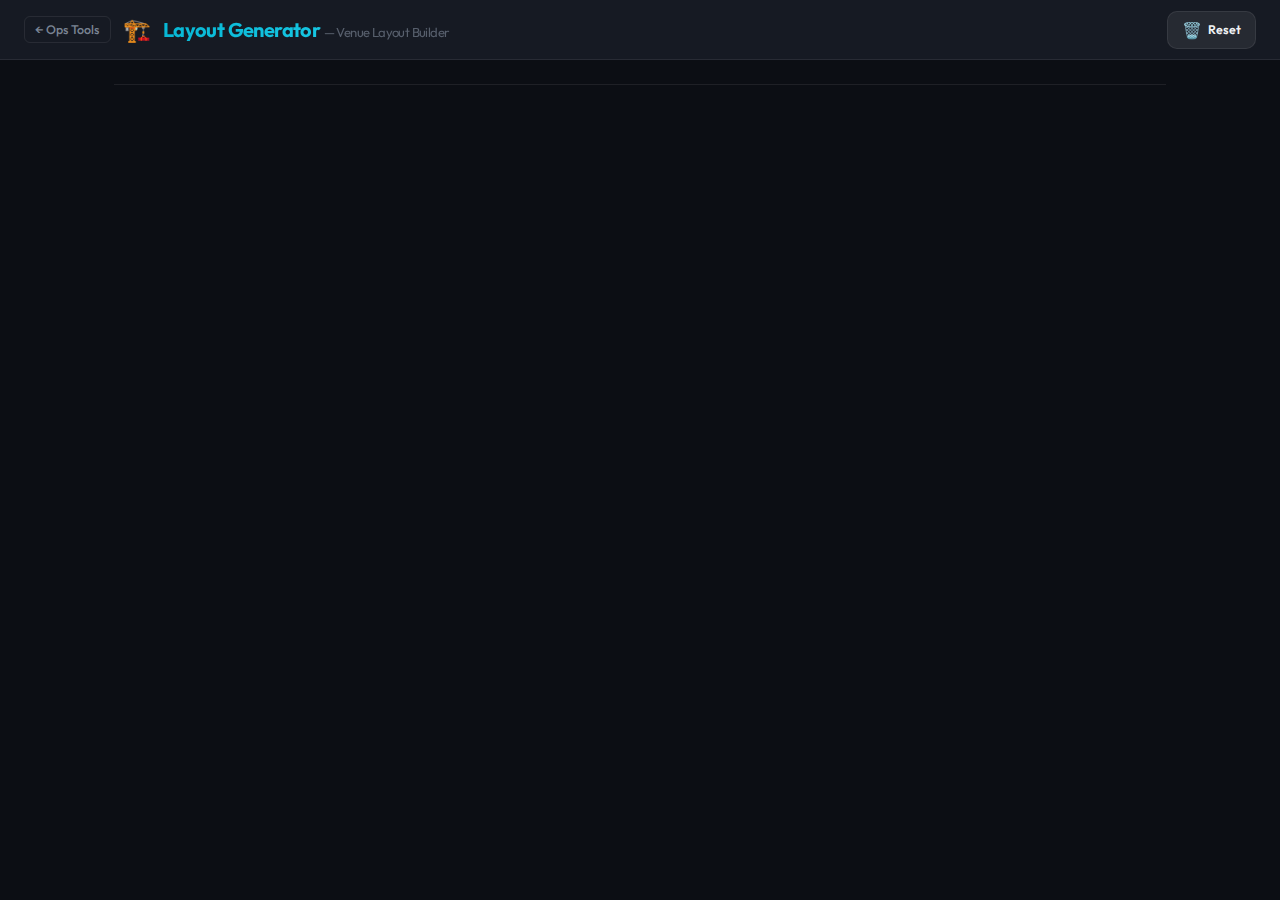
<file: tools/layout-generator/index.html>
<!DOCTYPE html>
<html lang="es">

<head>
    <meta charset="UTF-8">
    <meta name="viewport" content="width=device-width, initial-scale=1.0">
    <title>Layout Generator — Fanki</title>
    <meta name="description" content="Generador de layouts JSON para venues en Fanki con carga de CSV y gestión de secciones.">
    <link rel="stylesheet" href="index.css">
    <link rel="preconnect" href="https://fonts.googleapis.com">
    <link rel="preconnect" href="https://fonts.gstatic.com" crossorigin>
    <link href="https://fonts.googleapis.com/css2?family=Outfit:wght@300;400;600;700&display=swap" rel="stylesheet">
</head>

<body>
    <div id="app">
        <header class="app-header">
            <div class="logo">
                <a href="../../index.html" class="back-home" title="Volver a Ops Tools">&larr; Ops Tools</a>
                <span class="logo-icon">🏗️</span>
                <h1>Layout Generator <span class="tagline">— Venue Layout Builder</span></h1>
            </div>
            <div class="header-actions">
                <button id="resetAll" class="btn btn-secondary btn-sm">
                    <span class="icon">🗑️</span> Reset
                </button>
            </div>
        </header>

        <main class="main-content">
            <nav class="tabs-nav" id="tabsNav"></nav>
            <div class="tab-content" id="tabContent"></div>
        </main>
    </div>

    <!-- Modal for children / edit -->
    <div class="modal-overlay" id="modal">
        <div class="modal">
            <div class="modal-header">
                <h3 id="modalTitle"></h3>
                <button class="modal-close" id="closeModal">&times;</button>
            </div>
            <div class="modal-body" id="modalBody"></div>
        </div>
    </div>

    <script src="app.js"></script>
</body>

</html>
</file>
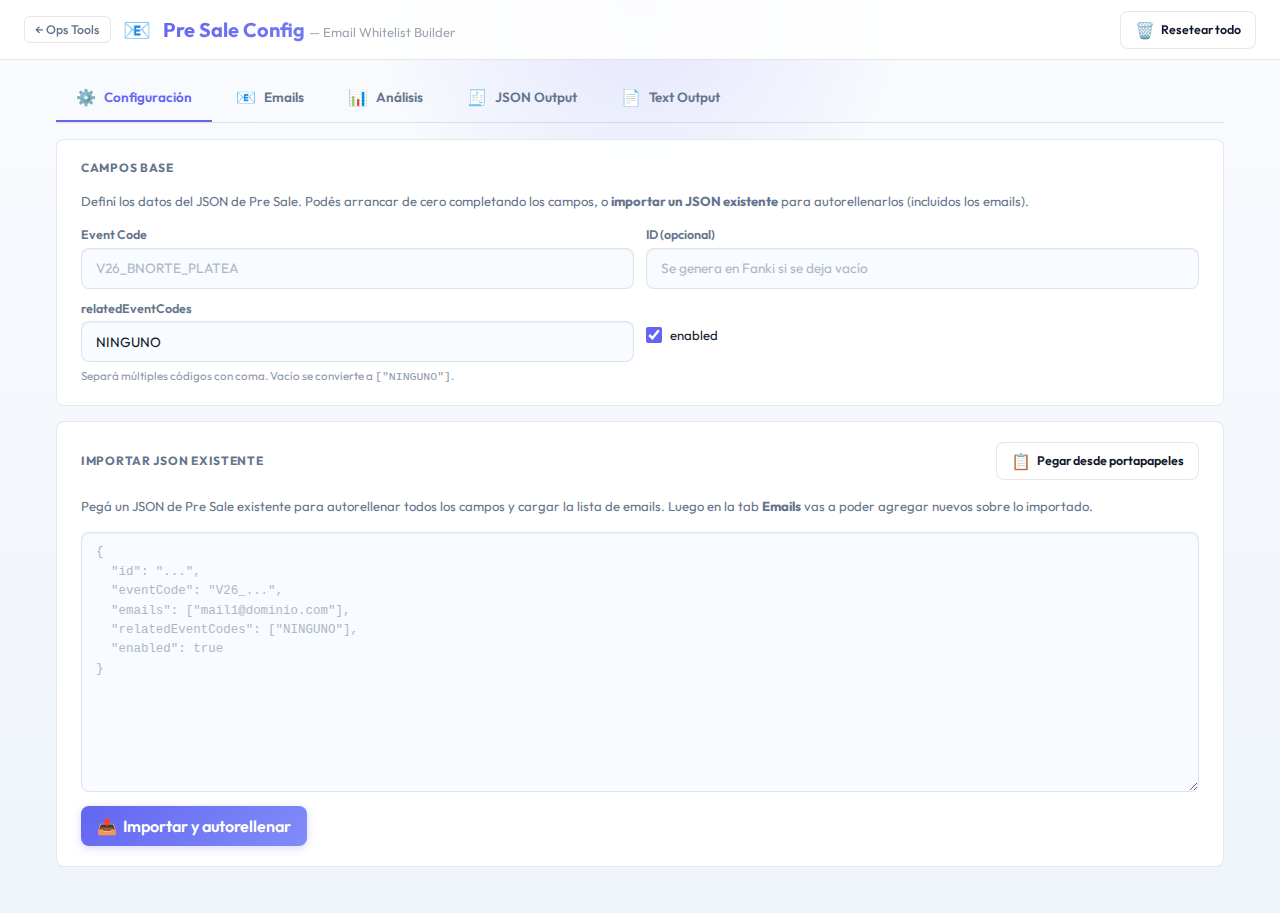
<file: tools/presale-config/index.html>
<!DOCTYPE html>
<html lang="es">

<head>
    <meta charset="UTF-8">
    <meta name="viewport" content="width=device-width, initial-scale=1.0">
    <title>Pre Sale Config - Ops Tools</title>
    <meta name="description" content="Armado de configuración JSON de Pre Sale a partir de listas de emails.">
    <link rel="stylesheet" href="index.css">
    <link rel="preconnect" href="https://fonts.googleapis.com">
    <link rel="preconnect" href="https://fonts.gstatic.com" crossorigin>
    <link href="https://fonts.googleapis.com/css2?family=Outfit:wght@300;400;500;600;700&display=swap" rel="stylesheet">
</head>

<body>
    <div id="app">
        <header class="app-header">
            <div class="logo">
                <a href="../../index.html" class="back-home" title="Volver a Ops Tools">&larr; Ops Tools</a>
                <span class="logo-icon">📧</span>
                <h1>Pre Sale Config <span class="tagline">— Email Whitelist Builder</span></h1>
            </div>
            <div class="header-actions">
                <button id="resetAll" class="btn btn-secondary btn-sm" type="button">
                    <span class="icon">🗑️</span> Resetear todo
                </button>
            </div>
        </header>

        <main class="main-content">
            <nav class="tabs-nav" id="tabsNav"></nav>
            <div class="tab-content" id="tabContent"></div>
        </main>
    </div>

    <div id="toast" class="toast" role="status" aria-live="polite"></div>

    <script src="app.js"></script>
</body>

</html>
</file>
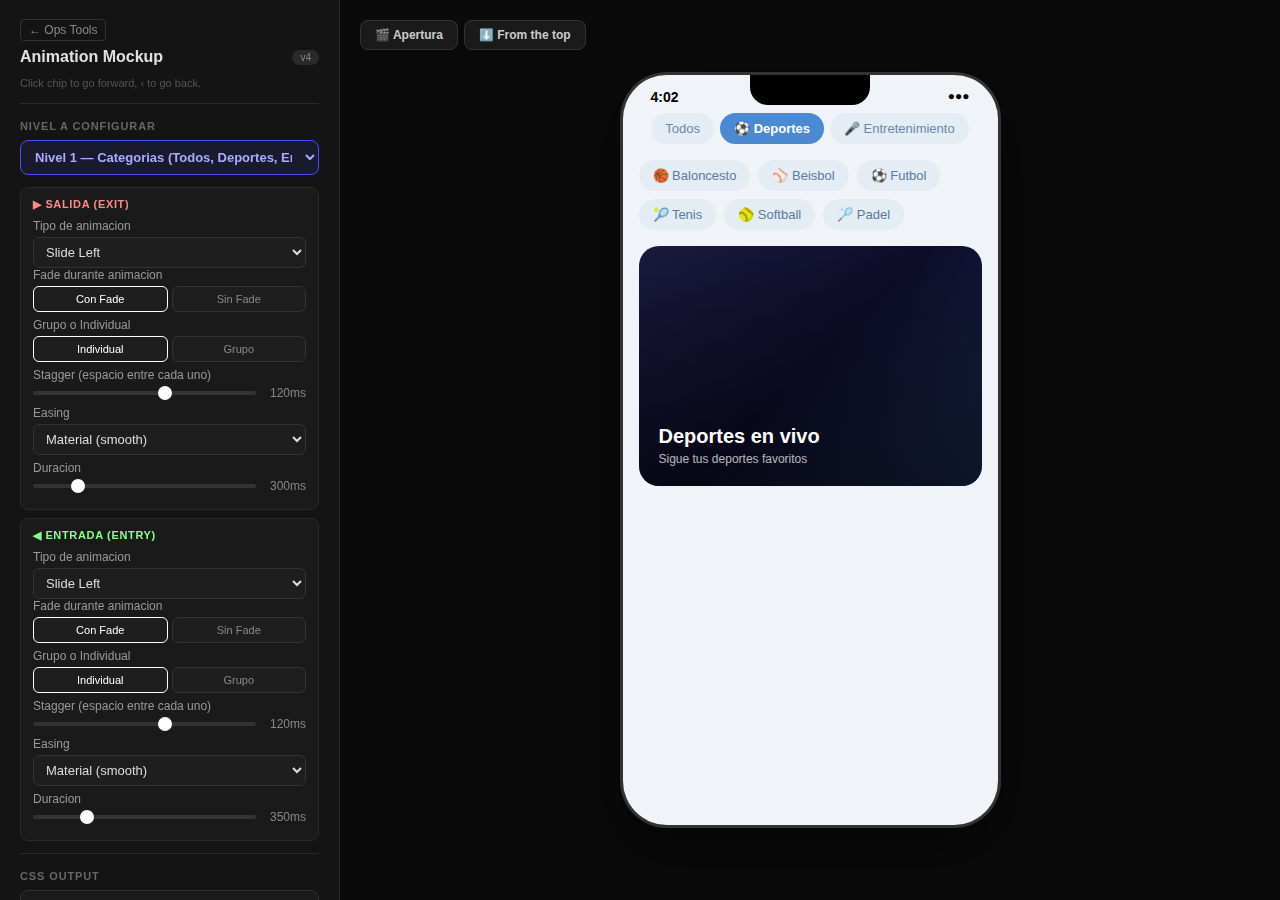
<file: tools/animation-mockup/animation-mockup-v4.html>
<!DOCTYPE html>
<html lang="es">
<head>
<meta charset="UTF-8">
<meta name="viewport" content="width=device-width, initial-scale=1.0">
<title>Animation Mockup Tool v4</title>
<style>
  * { margin: 0; padding: 0; box-sizing: border-box; }
  body {
    font-family: -apple-system, BlinkMacSystemFont, 'SF Pro', sans-serif;
    background: #0a0a0a;
    color: #e0e0e0;
    display: flex;
    min-height: 100vh;
  }

  /* ── CONTROLS ── */
  .controls {
    width: 340px; min-width: 340px;
    background: #141414;
    border-right: 1px solid #2a2a2a;
    padding: 20px;
    overflow-y: auto;
    height: 100vh;
    position: sticky; top: 0;
  }
  .controls h2 {
    font-size: 11px; font-weight: 600;
    text-transform: uppercase; letter-spacing: 0.08em;
    color: #666; margin: 16px 0 8px;
  }
  .controls h2:first-child { margin-top: 0; }
  label { display: block; font-size: 12px; color: #999; margin-bottom: 4px; }
  select {
    width: 100%; background: #1e1e1e; border: 1px solid #333;
    color: #ddd; padding: 6px 8px; border-radius: 6px; font-size: 13px;
  }
  .range-row { display: flex; align-items: center; gap: 8px; margin-bottom: 6px; }
  .range-row input { flex: 1; }
  .range-val { font-size: 12px; color: #888; min-width: 42px; text-align: right; font-variant-numeric: tabular-nums; }
  input[type="range"] {
    -webkit-appearance: none; height: 4px; background: #333;
    border-radius: 2px; outline: none;
  }
  input[type="range"]::-webkit-slider-thumb {
    -webkit-appearance: none; width: 14px; height: 14px;
    background: #fff; border-radius: 50%; cursor: pointer;
  }
  .divider { height: 1px; background: #2a2a2a; margin: 12px 0; }
  .btn-row { display: flex; gap: 6px; margin-top: 8px; }
  .btn {
    flex: 1; padding: 10px; border: none; border-radius: 8px;
    font-size: 13px; font-weight: 600; cursor: pointer;
  }
  .btn-primary { background: #fff; color: #000; }
  .btn-primary:hover { background: #ddd; }
  .btn-secondary { background: #2a2a2a; color: #ccc; }
  .btn-secondary:hover { background: #333; }
  .toggle-row { display: flex; gap: 4px; margin-bottom: 6px; }
  .toggle-btn {
    flex: 1; padding: 6px; background: #1e1e1e; border: 1px solid #333;
    border-radius: 6px; color: #888; font-size: 11px; cursor: pointer; text-align: center;
  }
  .toggle-btn:hover { border-color: #555; }
  .toggle-btn.on { border-color: #fff; color: #fff; }
  .code-out {
    background: #1a1a1a; border: 1px solid #333; border-radius: 8px;
    padding: 10px; font-family: 'SF Mono', monospace; font-size: 11px;
    color: #8f8; white-space: pre-wrap; max-height: 320px; overflow-y: auto; line-height: 1.5;
  }
  .title-row { display: flex; justify-content: space-between; align-items: center; margin-bottom: 10px; }
  .title-row h1 { font-size: 16px; font-weight: 700; }
  .back-home {
    color: #888; text-decoration: none; font-size: 12px; font-weight: 400;
    padding: 3px 8px; border: 1px solid #333; border-radius: 4px;
    transition: color 0.15s, border-color 0.15s; white-space: nowrap;
  }
  .back-home:hover { color: #e0e0e0; border-color: #888; }
  .badge { font-size: 10px; padding: 2px 8px; background: #2a2a2a; border-radius: 10px; color: #888; }
  .controls::-webkit-scrollbar { width: 4px; }
  .controls::-webkit-scrollbar-thumb { background: #333; border-radius: 2px; }

  /* Level selector */
  .level-select {
    width: 100%; background: #1a1a2e; border: 1px solid #4a4aff;
    color: #aaf; padding: 8px 10px; border-radius: 8px; font-size: 13px;
    font-weight: 600;
  }

  /* Anim section block */
  .anim-section {
    background: #1a1a1a; border: 1px solid #2a2a2a; border-radius: 8px;
    padding: 10px 12px; margin-bottom: 8px;
  }
  .anim-section h3 {
    font-size: 11px; font-weight: 700; text-transform: uppercase;
    letter-spacing: 0.06em; margin-bottom: 8px;
  }
  .anim-section h3.exit-label { color: #f88; }
  .anim-section h3.entry-label { color: #8f8; }
  .anim-section label { margin-top: 6px; }
  .anim-section label:first-of-type { margin-top: 0; }

  /* Stagger row / fade row - hide when not applicable */
  .stagger-row, .fade-toggle { transition: opacity 0.2s; }
  .stagger-row.hidden, .fade-toggle.hidden { opacity: 0.3; pointer-events: none; }

  /* Level panels */
  .level-panel { display: none; }
  .level-panel.active { display: block; }

  /* ── PRESETS ── */
  .presets-bar {
    position: absolute; top: 20px; left: 20px; display: flex; gap: 6px; z-index: 20;
  }
  .preset-btn {
    padding: 7px 14px; border: 1px solid #333; border-radius: 8px;
    background: #1a1a1a; color: #ccc; font-size: 12px; font-weight: 600;
    cursor: pointer; transition: all 0.15s; white-space: nowrap;
  }
  .preset-btn:hover { background: #2a2a2a; border-color: #8b5cf6; color: #fff; }
  .preset-btn.active { border-color: #8b5cf6; color: #fff; background: #2a1a4a; }

  /* ── PREVIEW ── */
  .preview-area {
    flex: 1; display: flex; align-items: center; justify-content: center; padding: 40px;
    position: relative;
  }
  .phone {
    width: 375px; height: 750px; background: #f0f4f8; border-radius: 44px;
    position: relative; overflow: hidden;
    box-shadow: 0 0 0 3px #333, 0 20px 60px rgba(0,0,0,0.5);
  }
  .notch {
    position: absolute; top: 0; left: 50%; transform: translateX(-50%);
    width: 120px; height: 30px; background: #000; border-radius: 0 0 18px 18px; z-index: 10;
  }
  .statusbar {
    display: flex; justify-content: space-between; padding: 14px 28px 0;
    font-size: 14px; font-weight: 600; color: #000; z-index: 5; position: relative;
  }
  .screen { padding: 16px; padding-top: 8px; overflow: hidden; }

  /* ── STEP 1 ── */
  .step1 { display: block; }
  .step2 { display: none; }
  .phone.at-step2 .step1 { display: none; }
  .phone.at-step2 .step2 { display: block; }

  .tabs { display: flex; justify-content: center; gap: 6px; margin-bottom: 16px; }
  .tab {
    padding: 8px 14px; border-radius: 20px; font-size: 13px; font-weight: 500;
    color: #6a8aaa; background: #e4ecf4; cursor: pointer;
    display: flex; align-items: center; gap: 5px;
    position: relative;
  }
  .tab:nth-child(1) { z-index: 3; }
  .tab:nth-child(2) { z-index: 2; }
  .tab:nth-child(3) { z-index: 1; }
  .tab.on { color: #fff; background: #4a8ad4; font-weight: 600; }

  .chips { display: flex; flex-wrap: wrap; gap: 8px; margin-bottom: 16px; }
  .chip {
    padding: 8px 14px; border-radius: 18px; font-size: 13px; font-weight: 500;
    color: #5a7aa0; background: #e4ecf4; cursor: pointer;
    display: flex; align-items: center; gap: 5px;
    position: relative;
  }
  .chip:nth-child(1) { z-index: 6; }
  .chip:nth-child(2) { z-index: 5; }
  .chip:nth-child(3) { z-index: 4; }
  .chip:nth-child(4) { z-index: 3; }
  .chip:nth-child(5) { z-index: 2; }
  .chip:nth-child(6) { z-index: 1; }
  .chip:hover { background: #d8e4f0; }

  .hero {
    height: 240px; border-radius: 20px; overflow: hidden; position: relative;
    background: linear-gradient(135deg, #1a1a3e, #0d0d2b 50%, #1a2a4e);
  }
  .hero-text { position: absolute; bottom: 20px; left: 20px; color: #fff; z-index: 1; }
  .hero-text h3 { font-size: 20px; font-weight: 700; }
  .hero-text p { font-size: 12px; opacity: 0.7; margin-top: 4px; }
  .hero::after {
    content: ''; position: absolute; inset: 0;
    background: linear-gradient(to top, rgba(0,0,0,0.5), transparent);
  }

  /* ── STEP 2 ── */
  .detail-nav { display: flex; align-items: center; gap: 8px; margin-bottom: 16px; }
  .back {
    padding: 8px 14px; border-radius: 20px; font-size: 13px; font-weight: 500;
    color: #5a7aa0; background: #e4ecf4; border: none; cursor: pointer;
    display: flex; align-items: center; gap: 4px;
    position: relative; z-index: 2;
  }
  .back:hover { background: #d8e4f0; }
  .detail-tag {
    padding: 8px 16px; border-radius: 20px; font-size: 13px; font-weight: 600;
    color: #fff; background: #4a8ad4;
    position: relative; z-index: 1;
  }
  .logos { display: flex; justify-content: center; gap: 16px; margin-bottom: 16px; }
  .logo-circle {
    width: 72px; height: 72px; border-radius: 50%; background: #e4ecf4;
    display: flex; align-items: center; justify-content: center;
    font-size: 28px; font-weight: 800; color: #1a3a6a; font-family: serif;
    border: 3px solid #d0dff0;
    position: relative;
  }
  .logo-circle:nth-child(1) { z-index: 3; }
  .logo-circle:nth-child(2) { z-index: 2; }
  .logo-circle:nth-child(3) { z-index: 1; }
  .detail-hero {
    height: 240px; border-radius: 20px; overflow: hidden; position: relative;
    background: linear-gradient(135deg, #0a1628, #162a4e);
  }
  .detail-hero-inner {
    position: absolute; inset: 0; display: flex; align-items: center; justify-content: center;
    color: rgba(255,255,255,0.15); font-size: 80px; font-weight: 900; font-family: serif;
  }

  /* ════════════════════════════════════
     ANIMATIONS - Pure CSS, JS toggles classes
     Each level (tabs/chips) has own vars:
       --L-exit-anim, --L-exit-dur, --L-exit-ease
       --L-entry-anim, --L-entry-dur, --L-entry-ease
       --L-stag
  ════════════════════════════════════ */

  /* ── TABS EXIT ── */
  .phone.tabs-exiting .step1 .tabs {
    animation: var(--tab-exit-anim, fadeOut) var(--tab-exit-dur, 350ms) var(--tab-exit-ease, ease) forwards;
  }
  .phone.tabs-exiting.tabs-exit-individual .step1 .tabs { animation: none !important; }
  .phone.tabs-exiting.tabs-exit-individual .step1 .tab:nth-child(1) {
    animation: var(--tab-exit-anim, fadeOut) var(--tab-exit-dur, 350ms) var(--tab-exit-ease, ease) calc(var(--tab-stag, 80ms) * 0) forwards;
  }
  .phone.tabs-exiting.tabs-exit-individual .step1 .tab:nth-child(2) {
    animation: var(--tab-exit-anim, fadeOut) var(--tab-exit-dur, 350ms) var(--tab-exit-ease, ease) calc(var(--tab-stag, 80ms) * 1) forwards;
  }
  .phone.tabs-exiting.tabs-exit-individual .step1 .tab:nth-child(3) {
    animation: var(--tab-exit-anim, fadeOut) var(--tab-exit-dur, 350ms) var(--tab-exit-ease, ease) calc(var(--tab-stag, 80ms) * 2) forwards;
  }

  /* ── CHIPS EXIT ── */
  .phone.chips-exiting .step1 .chips {
    animation: var(--chip-exit-anim, fadeOut) var(--chip-exit-dur, 350ms) var(--chip-exit-ease, ease) forwards;
  }
  .phone.chips-exiting.chips-exit-individual .step1 .chips { animation: none !important; }
  .phone.chips-exiting.chips-exit-individual .step1 .chip:nth-child(1) {
    animation: var(--chip-exit-anim, fadeOut) var(--chip-exit-dur, 350ms) var(--chip-exit-ease, ease) calc(var(--chip-stag, 40ms) * 0) forwards;
  }
  .phone.chips-exiting.chips-exit-individual .step1 .chip:nth-child(2) {
    animation: var(--chip-exit-anim, fadeOut) var(--chip-exit-dur, 350ms) var(--chip-exit-ease, ease) calc(var(--chip-stag, 40ms) * 1) forwards;
  }
  .phone.chips-exiting.chips-exit-individual .step1 .chip:nth-child(3) {
    animation: var(--chip-exit-anim, fadeOut) var(--chip-exit-dur, 350ms) var(--chip-exit-ease, ease) calc(var(--chip-stag, 40ms) * 2) forwards;
  }
  .phone.chips-exiting.chips-exit-individual .step1 .chip:nth-child(4) {
    animation: var(--chip-exit-anim, fadeOut) var(--chip-exit-dur, 350ms) var(--chip-exit-ease, ease) calc(var(--chip-stag, 40ms) * 3) forwards;
  }
  .phone.chips-exiting.chips-exit-individual .step1 .chip:nth-child(5) {
    animation: var(--chip-exit-anim, fadeOut) var(--chip-exit-dur, 350ms) var(--chip-exit-ease, ease) calc(var(--chip-stag, 40ms) * 4) forwards;
  }
  .phone.chips-exiting.chips-exit-individual .step1 .chip:nth-child(6) {
    animation: var(--chip-exit-anim, fadeOut) var(--chip-exit-dur, 350ms) var(--chip-exit-ease, ease) calc(var(--chip-stag, 40ms) * 5) forwards;
  }

  /* ── HERO EXIT (always fade) ── */
  .phone.tabs-exiting .step1 .hero,
  .phone.chips-exiting .step1 .hero {
    animation: fadeOut var(--tab-exit-dur, 350ms) var(--tab-exit-ease, ease) forwards;
  }

  /* ── Going TO step 2 — Group mode (default) ── */
  .phone.at-step2 .step2 .detail-nav {
    animation: var(--tab-entry-anim, enterRight) var(--tab-entry-dur, 350ms) var(--tab-entry-ease, ease) backwards;
  }
  .phone.at-step2 .step2 .logos,
  .phone.at-step2 .step2 .detail-hero {
    animation: fadeIn var(--tab-entry-dur, 350ms) var(--tab-entry-ease, ease) backwards;
  }
  .phone.at-step2 .step2 .logos { animation-delay: calc(var(--tab-entry-stag, 120ms) * 2); }
  .phone.at-step2 .step2 .detail-hero { animation-delay: calc(var(--tab-entry-stag, 120ms) * 3); }
  .phone.at-step2 .step2 .logo-circle {
    animation: fadeScale var(--tab-entry-dur, 350ms) var(--tab-entry-ease, ease) backwards;
  }
  .phone.at-step2 .step2 .logo-circle:nth-child(1) { animation-delay: calc(var(--tab-entry-stag, 120ms) * 1); }
  .phone.at-step2 .step2 .logo-circle:nth-child(2) { animation-delay: calc(var(--tab-entry-stag, 120ms) * 2); }
  .phone.at-step2 .step2 .logo-circle:nth-child(3) { animation-delay: calc(var(--tab-entry-stag, 120ms) * 3); }

  /* ── Going TO step 2 — Individual mode: back + tag enter separately ── */
  .phone.at-step2.tabs-entry-individual .step2 .detail-nav { animation: none !important; }
  .phone.at-step2.tabs-entry-individual .step2 .detail-nav .back {
    animation: var(--tab-entry-anim, enterRight) var(--tab-entry-dur, 350ms) var(--tab-entry-ease, ease) calc(var(--tab-entry-stag, 120ms) * 0) backwards;
  }
  .phone.at-step2.tabs-entry-individual .step2 .detail-nav .detail-tag {
    animation: var(--tab-entry-anim, enterRight) var(--tab-entry-dur, 350ms) var(--tab-entry-ease, ease) calc(var(--tab-entry-stag, 120ms) * 1) backwards;
  }
  .phone.at-step2.tabs-entry-individual .step2 .logos {
    animation: fadeIn var(--tab-entry-dur, 350ms) var(--tab-entry-ease, ease) calc(var(--tab-entry-stag, 120ms) * 2) backwards;
  }
  .phone.at-step2.tabs-entry-individual .step2 .detail-hero {
    animation: fadeIn var(--tab-entry-dur, 350ms) var(--tab-entry-ease, ease) calc(var(--tab-entry-stag, 120ms) * 3) backwards;
  }
  .phone.at-step2.tabs-entry-individual .step2 .logo-circle:nth-child(1) {
    animation: fadeScale var(--tab-entry-dur, 350ms) var(--tab-entry-ease, ease) calc(var(--tab-entry-stag, 120ms) * 2) backwards;
  }
  .phone.at-step2.tabs-entry-individual .step2 .logo-circle:nth-child(2) {
    animation: fadeScale var(--tab-entry-dur, 350ms) var(--tab-entry-ease, ease) calc(var(--tab-entry-stag, 120ms) * 3) backwards;
  }
  .phone.at-step2.tabs-entry-individual .step2 .logo-circle:nth-child(3) {
    animation: fadeScale var(--tab-entry-dur, 350ms) var(--tab-entry-ease, ease) calc(var(--tab-entry-stag, 120ms) * 4) backwards;
  }

  /* ── Step 2 EXIT (when going back) — Group mode ── */
  .phone.step2-exiting .step2 .detail-nav {
    animation: var(--tab-exit-anim, exitLeft) var(--tab-exit-dur, 350ms) var(--tab-exit-ease, ease) forwards;
  }
  .phone.step2-exiting .step2 .logos {
    animation: fadeOut var(--tab-exit-dur, 350ms) var(--tab-exit-ease, ease) forwards;
  }
  .phone.step2-exiting .step2 .detail-hero {
    animation: fadeOut var(--tab-exit-dur, 350ms) var(--tab-exit-ease, ease) forwards;
  }

  /* ── Step 2 EXIT — Individual mode ── */
  .phone.step2-exiting.tabs-exit-individual .step2 .detail-nav { animation: none !important; }
  .phone.step2-exiting.tabs-exit-individual .step2 .detail-nav .back {
    animation: var(--tab-exit-anim, exitLeft) var(--tab-exit-dur, 350ms) var(--tab-exit-ease, ease) calc(var(--tab-stag, 120ms) * 0) forwards;
  }
  .phone.step2-exiting.tabs-exit-individual .step2 .detail-nav .detail-tag {
    animation: var(--tab-exit-anim, exitLeft) var(--tab-exit-dur, 350ms) var(--tab-exit-ease, ease) calc(var(--tab-stag, 120ms) * 1) forwards;
  }
  .phone.step2-exiting.tabs-exit-individual .step2 .logos {
    animation: fadeOut var(--tab-exit-dur, 350ms) var(--tab-exit-ease, ease) calc(var(--tab-stag, 120ms) * 2) forwards;
  }
  .phone.step2-exiting.tabs-exit-individual .step2 .detail-hero {
    animation: fadeOut var(--tab-exit-dur, 350ms) var(--tab-exit-ease, ease) calc(var(--tab-stag, 120ms) * 3) forwards;
  }

  /* ── Going BACK to step 1 ── */

  /* Tabs entry */
  .phone.back-to-1 .step1 .tabs {
    animation: var(--tab-entry-anim, fadeIn) var(--tab-entry-dur, 350ms) var(--tab-entry-ease, ease) backwards;
  }
  .phone.back-to-1.tabs-entry-individual .step1 .tabs { animation: none !important; }
  .phone.back-to-1.tabs-entry-individual .step1 .tab:nth-child(1) {
    animation: var(--tab-entry-anim, fadeIn) var(--tab-entry-dur, 350ms) var(--tab-entry-ease, ease) calc(var(--tab-entry-stag, 80ms) * 0) backwards;
  }
  .phone.back-to-1.tabs-entry-individual .step1 .tab:nth-child(2) {
    animation: var(--tab-entry-anim, fadeIn) var(--tab-entry-dur, 350ms) var(--tab-entry-ease, ease) calc(var(--tab-entry-stag, 80ms) * 1) backwards;
  }
  .phone.back-to-1.tabs-entry-individual .step1 .tab:nth-child(3) {
    animation: var(--tab-entry-anim, fadeIn) var(--tab-entry-dur, 350ms) var(--tab-entry-ease, ease) calc(var(--tab-entry-stag, 80ms) * 2) backwards;
  }

  /* Chips entry */
  .phone.back-to-1 .step1 .chips {
    animation: var(--chip-entry-anim, fadeIn) var(--chip-entry-dur, 350ms) var(--chip-entry-ease, ease) backwards;
  }
  .phone.back-to-1.chips-entry-individual .step1 .chips { animation: none !important; }
  .phone.back-to-1.chips-entry-individual .step1 .chip:nth-child(1) {
    animation: var(--chip-entry-anim, fadeIn) var(--chip-entry-dur, 350ms) var(--chip-entry-ease, ease) calc(var(--chip-entry-stag, 40ms) * 0) backwards;
  }
  .phone.back-to-1.chips-entry-individual .step1 .chip:nth-child(2) {
    animation: var(--chip-entry-anim, fadeIn) var(--chip-entry-dur, 350ms) var(--chip-entry-ease, ease) calc(var(--chip-entry-stag, 40ms) * 1) backwards;
  }
  .phone.back-to-1.chips-entry-individual .step1 .chip:nth-child(3) {
    animation: var(--chip-entry-anim, fadeIn) var(--chip-entry-dur, 350ms) var(--chip-entry-ease, ease) calc(var(--chip-entry-stag, 40ms) * 2) backwards;
  }
  .phone.back-to-1.chips-entry-individual .step1 .chip:nth-child(4) {
    animation: var(--chip-entry-anim, fadeIn) var(--chip-entry-dur, 350ms) var(--chip-entry-ease, ease) calc(var(--chip-entry-stag, 40ms) * 3) backwards;
  }
  .phone.back-to-1.chips-entry-individual .step1 .chip:nth-child(5) {
    animation: var(--chip-entry-anim, fadeIn) var(--chip-entry-dur, 350ms) var(--chip-entry-ease, ease) calc(var(--chip-entry-stag, 40ms) * 4) backwards;
  }
  .phone.back-to-1.chips-entry-individual .step1 .chip:nth-child(6) {
    animation: var(--chip-entry-anim, fadeIn) var(--chip-entry-dur, 350ms) var(--chip-entry-ease, ease) calc(var(--chip-entry-stag, 40ms) * 5) backwards;
  }

  /* Hero entry (always fade) */
  .phone.back-to-1 .step1 .hero {
    animation: fadeIn var(--tab-entry-dur, 350ms) var(--tab-entry-ease, ease) backwards;
    animation-delay: calc(var(--tab-entry-stag, 30ms) * 3);
  }

  /* ── KEYFRAMES: ENTRY (with fade) ──
     Slide values use 400px (> phone width 375px) so elements
     truly enter/exit from OFF-SCREEN, not just their own width */
  @keyframes enterRight { from { transform: translateX(400px); opacity: 0; } to { transform: translateX(0); opacity: 1; } }
  @keyframes enterLeft  { from { transform: translateX(-400px); opacity: 0; } to { transform: translateX(0); opacity: 1; } }
  @keyframes enterUp    { from { transform: translateY(400px); opacity: 0; } to { transform: translateY(0); opacity: 1; } }
  @keyframes enterDown  { from { transform: translateY(-400px); opacity: 0; } to { transform: translateY(0); opacity: 1; } }
  @keyframes fadeIn     { from { opacity: 0; } to { opacity: 1; } }
  @keyframes scaleIn    { from { transform: scale(0.8); opacity: 0; } to { transform: scale(1); opacity: 1; } }
  @keyframes popIn      { 0% { transform: scale(0.5); opacity: 0; } 70% { transform: scale(1.08); opacity: 1; } 100% { transform: scale(1); } }
  @keyframes bounceIn   { 0% { transform: translateY(60px) scale(0.9); opacity: 0; } 60% { transform: translateY(-8px) scale(1.02); opacity: 1; } 100% { transform: translateY(0) scale(1); } }
  @keyframes fadeScale  { from { transform: scale(0.9); opacity: 0; } to { transform: scale(1); opacity: 1; } }

  /* ── KEYFRAMES: ENTRY (no fade) ── */
  @keyframes enterRightNF { from { transform: translateX(400px); } to { transform: translateX(0); } }
  @keyframes enterLeftNF  { from { transform: translateX(-400px); } to { transform: translateX(0); } }
  @keyframes enterUpNF    { from { transform: translateY(400px); } to { transform: translateY(0); } }
  @keyframes enterDownNF  { from { transform: translateY(-400px); } to { transform: translateY(0); } }
  @keyframes scaleInNF    { from { transform: scale(0.8); } to { transform: scale(1); } }
  @keyframes popInNF      { 0% { transform: scale(0.5); } 70% { transform: scale(1.08); } 100% { transform: scale(1); } }
  @keyframes bounceInNF   { 0% { transform: translateY(60px) scale(0.9); } 60% { transform: translateY(-8px) scale(1.02); } 100% { transform: translateY(0) scale(1); } }

  /* ── KEYFRAMES: EXIT (with fade) ── */
  @keyframes fadeOut    { from { opacity: 1; } to { opacity: 0; } }
  @keyframes exitLeft   { from { transform: translateX(0); opacity: 1; } to { transform: translateX(-400px); opacity: 0; } }
  @keyframes exitRight  { from { transform: translateX(0); opacity: 1; } to { transform: translateX(400px); opacity: 0; } }
  @keyframes exitUp     { from { transform: translateY(0); opacity: 1; } to { transform: translateY(-400px); opacity: 0; } }
  @keyframes exitDown   { from { transform: translateY(0); opacity: 1; } to { transform: translateY(400px); opacity: 0; } }
  @keyframes scaleOut   { from { transform: scale(1); opacity: 1; } to { transform: scale(0.7); opacity: 0; } }

  /* ── KEYFRAMES: EXIT (no fade) ── */
  @keyframes exitLeftNF   { from { transform: translateX(0); } to { transform: translateX(-400px); } }
  @keyframes exitRightNF  { from { transform: translateX(0); } to { transform: translateX(400px); } }
  @keyframes exitUpNF     { from { transform: translateY(0); } to { transform: translateY(-400px); } }
  @keyframes exitDownNF   { from { transform: translateY(0); } to { transform: translateY(400px); } }
  @keyframes scaleOutNF   { from { transform: scale(1); } to { transform: scale(0.7); } }
</style>
</head>
<body>

<div class="controls">
  <a href="../../index.html" class="back-home" title="Volver a Ops Tools">← Ops Tools</a>
  <div class="title-row" style="margin-top:10px;">
    <h1>Animation Mockup</h1>
    <span class="badge">v4</span>
  </div>

  <p style="font-size:11px; color:#555; line-height: 1.4; margin-bottom:12px;">
    Click chip to go forward, &#8249; to go back.
  </p>

  <div class="divider"></div>

  <h2>Nivel a configurar</h2>
  <select class="level-select" id="levelSelect">
    <option value="tabs">Nivel 1 &#8212; Categorias (Todos, Deportes, Entretenimiento)</option>
    <option value="chips">Nivel 2 &#8212; Deportes (Futbol, Basket, Tenis...)</option>
  </select>

  <!-- ═══ NIVEL 1: TABS ═══ -->
  <div class="level-panel active" id="panel-tabs">

    <div class="anim-section" style="margin-top:12px;">
      <h3 class="exit-label">&#9654; Salida (Exit)</h3>

      <label>Tipo de animacion</label>
      <select id="tab-exit-type">
        <option value="fadeOut">Fade Out</option>
        <option value="exitLeft" selected>Slide Left</option>
        <option value="exitRight">Slide Right</option>
        <option value="exitUp">Slide Up</option>
        <option value="exitDown">Slide Down</option>
        <option value="scaleOut">Scale Down</option>
      </select>

      <div class="fade-toggle" id="tab-exit-fade-row">
        <label>Fade durante animacion</label>
        <div class="toggle-row" id="tab-exit-fade">
          <div class="toggle-btn on" data-val="fade">Con Fade</div>
          <div class="toggle-btn" data-val="nofade">Sin Fade</div>
        </div>
      </div>

      <label>Grupo o Individual</label>
      <div class="toggle-row" id="tab-exit-mode">
        <div class="toggle-btn on" data-val="individual">Individual</div>
        <div class="toggle-btn" data-val="group">Grupo</div>
      </div>

      <div class="stagger-row" id="tab-exit-stagger-row">
        <label>Stagger (espacio entre cada uno)</label>
        <div class="range-row">
          <input type="range" id="tab-stag" min="0" max="200" value="120" step="5">
          <span class="range-val" id="tab-stag-val">120ms</span>
        </div>
      </div>

      <label>Easing</label>
      <select id="tab-exit-ease">
        <option value="cubic-bezier(0.4, 0, 0.2, 1)">Material (smooth)</option>
        <option value="ease">ease</option>
        <option value="ease-in-out">ease-in-out</option>
        <option value="ease-in">ease-in</option>
        <option value="cubic-bezier(0.34, 1.56, 0.64, 1)">spring</option>
        <option value="cubic-bezier(0.68, -0.55, 0.265, 1.55)">bounce</option>
        <option value="cubic-bezier(0.22, 1, 0.36, 1)">ease-out-expo</option>
        <option value="linear">linear</option>
      </select>

      <label>Duracion</label>
      <div class="range-row">
        <input type="range" id="tab-exit-dur" min="100" max="1200" value="300" step="10">
        <span class="range-val" id="tab-exit-dur-val">300ms</span>
      </div>
    </div>

    <div class="anim-section">
      <h3 class="entry-label">&#9664; Entrada (Entry)</h3>

      <label>Tipo de animacion</label>
      <select id="tab-entry-type">
        <option value="fadeIn">Fade In</option>
        <option value="enterRight">Slide Right</option>
        <option value="enterLeft" selected>Slide Left</option>
        <option value="enterUp">Slide Up</option>
        <option value="enterDown">Slide Down</option>
        <option value="scaleIn">Scale</option>
        <option value="popIn">Pop</option>
        <option value="bounceIn">Bounce</option>
      </select>

      <div class="fade-toggle" id="tab-entry-fade-row">
        <label>Fade durante animacion</label>
        <div class="toggle-row" id="tab-entry-fade">
          <div class="toggle-btn on" data-val="fade">Con Fade</div>
          <div class="toggle-btn" data-val="nofade">Sin Fade</div>
        </div>
      </div>

      <label>Grupo o Individual</label>
      <div class="toggle-row" id="tab-entry-mode">
        <div class="toggle-btn on" data-val="individual">Individual</div>
        <div class="toggle-btn" data-val="group">Grupo</div>
      </div>

      <div class="stagger-row" id="tab-entry-stagger-row">
        <label>Stagger (espacio entre cada uno)</label>
        <div class="range-row">
          <input type="range" id="tab-entry-stag" min="0" max="200" value="120" step="5">
          <span class="range-val" id="tab-entry-stag-val">120ms</span>
        </div>
      </div>

      <label>Easing</label>
      <select id="tab-entry-ease">
        <option value="cubic-bezier(0.4, 0, 0.2, 1)">Material (smooth)</option>
        <option value="ease">ease</option>
        <option value="ease-in-out">ease-in-out</option>
        <option value="ease-in">ease-in</option>
        <option value="cubic-bezier(0.34, 1.56, 0.64, 1)">spring</option>
        <option value="cubic-bezier(0.68, -0.55, 0.265, 1.55)">bounce</option>
        <option value="cubic-bezier(0.22, 1, 0.36, 1)">ease-out-expo</option>
        <option value="linear">linear</option>
      </select>

      <label>Duracion</label>
      <div class="range-row">
        <input type="range" id="tab-entry-dur" min="100" max="1200" value="350" step="10">
        <span class="range-val" id="tab-entry-dur-val">350ms</span>
      </div>
    </div>
  </div>

  <!-- ═══ NIVEL 2: CHIPS ═══ -->
  <div class="level-panel" id="panel-chips">

    <div class="anim-section" style="margin-top:12px;">
      <h3 class="exit-label">&#9654; Salida (Exit)</h3>

      <label>Tipo de animacion</label>
      <select id="chip-exit-type">
        <option value="fadeOut">Fade Out</option>
        <option value="exitLeft" selected>Slide Left</option>
        <option value="exitRight">Slide Right</option>
        <option value="exitUp">Slide Up</option>
        <option value="exitDown">Slide Down</option>
        <option value="scaleOut">Scale Down</option>
      </select>

      <div class="fade-toggle" id="chip-exit-fade-row">
        <label>Fade durante animacion</label>
        <div class="toggle-row" id="chip-exit-fade">
          <div class="toggle-btn on" data-val="fade">Con Fade</div>
          <div class="toggle-btn" data-val="nofade">Sin Fade</div>
        </div>
      </div>

      <label>Grupo o Individual</label>
      <div class="toggle-row" id="chip-exit-mode">
        <div class="toggle-btn on" data-val="individual">Individual</div>
        <div class="toggle-btn" data-val="group">Grupo</div>
      </div>

      <div class="stagger-row" id="chip-exit-stagger-row">
        <label>Stagger (espacio entre cada uno)</label>
        <div class="range-row">
          <input type="range" id="chip-stag" min="0" max="200" value="40" step="5">
          <span class="range-val" id="chip-stag-val">40ms</span>
        </div>
      </div>

      <label>Easing</label>
      <select id="chip-exit-ease">
        <option value="cubic-bezier(0.4, 0, 0.2, 1)">Material (smooth)</option>
        <option value="ease">ease</option>
        <option value="ease-in-out">ease-in-out</option>
        <option value="ease-in">ease-in</option>
        <option value="cubic-bezier(0.34, 1.56, 0.64, 1)">spring</option>
        <option value="cubic-bezier(0.68, -0.55, 0.265, 1.55)">bounce</option>
        <option value="cubic-bezier(0.22, 1, 0.36, 1)">ease-out-expo</option>
        <option value="linear">linear</option>
      </select>

      <label>Duracion</label>
      <div class="range-row">
        <input type="range" id="chip-exit-dur" min="100" max="1200" value="300" step="10">
        <span class="range-val" id="chip-exit-dur-val">300ms</span>
      </div>
    </div>

    <div class="anim-section">
      <h3 class="entry-label">&#9664; Entrada (Entry)</h3>

      <label>Tipo de animacion</label>
      <select id="chip-entry-type">
        <option value="fadeIn">Fade In</option>
        <option value="enterRight">Slide Right</option>
        <option value="enterLeft">Slide Left</option>
        <option value="enterUp">Slide Up</option>
        <option value="enterDown">Slide Down</option>
        <option value="scaleIn">Scale</option>
        <option value="popIn" selected>Pop</option>
        <option value="bounceIn">Bounce</option>
      </select>

      <div class="fade-toggle" id="chip-entry-fade-row">
        <label>Fade durante animacion</label>
        <div class="toggle-row" id="chip-entry-fade">
          <div class="toggle-btn on" data-val="fade">Con Fade</div>
          <div class="toggle-btn" data-val="nofade">Sin Fade</div>
        </div>
      </div>

      <label>Grupo o Individual</label>
      <div class="toggle-row" id="chip-entry-mode">
        <div class="toggle-btn on" data-val="individual">Individual</div>
        <div class="toggle-btn" data-val="group">Grupo</div>
      </div>

      <div class="stagger-row" id="chip-entry-stagger-row">
        <label>Stagger (espacio entre cada uno)</label>
        <div class="range-row">
          <input type="range" id="chip-entry-stag" min="0" max="200" value="40" step="5">
          <span class="range-val" id="chip-entry-stag-val">40ms</span>
        </div>
      </div>

      <label>Easing</label>
      <select id="chip-entry-ease">
        <option value="cubic-bezier(0.4, 0, 0.2, 1)">Material (smooth)</option>
        <option value="ease">ease</option>
        <option value="ease-in-out">ease-in-out</option>
        <option value="ease-in">ease-in</option>
        <option value="cubic-bezier(0.34, 1.56, 0.64, 1)">spring</option>
        <option value="cubic-bezier(0.68, -0.55, 0.265, 1.55)">bounce</option>
        <option value="cubic-bezier(0.22, 1, 0.36, 1)">ease-out-expo</option>
        <option value="linear">linear</option>
      </select>

      <label>Duracion</label>
      <div class="range-row">
        <input type="range" id="chip-entry-dur" min="100" max="1200" value="350" step="10">
        <span class="range-val" id="chip-entry-dur-val">350ms</span>
      </div>
    </div>
  </div>

  <div class="divider"></div>
  <h2>CSS Output</h2>
  <div class="code-out" id="codeOut">/* click a chip */</div>
  <div class="btn-row" style="margin-top:6px;">
    <button class="btn btn-secondary" id="copyCSS">Copy CSS</button>
  </div>
</div>

<div class="preview-area">
  <div class="presets-bar">
    <button class="preset-btn" id="presetApertura">🎬 Apertura</button>
    <button class="preset-btn" id="presetFromTop">⬇️ From the top</button>
  </div>
  <div class="phone" id="phone">
    <div class="notch"></div>
    <div class="statusbar">
      <span>4:02</span>
      <span style="font-size:12px;">&#9679;&#9679;&#9679;</span>
    </div>
    <div class="screen">
      <!-- STEP 1 -->
      <div class="step1">
        <div class="tabs" id="tabsBar">
          <div class="tab" data-tab="todos">Todos</div>
          <div class="tab on" data-tab="deportes">&#9917; Deportes</div>
          <div class="tab" data-tab="entretenimiento">&#127908; Entretenimiento</div>
        </div>
        <div class="chips" id="chips">
          <div class="chip" data-sport="Baloncesto" data-icon="&#127936;" data-teams="L,C,G" data-league="NBA">&#127936; Baloncesto</div>
          <div class="chip" data-sport="Beisbol" data-icon="&#9918;" data-teams="M,M,M" data-league="MLB">&#9918; Beisbol</div>
          <div class="chip" data-sport="Futbol" data-icon="&#9917;" data-teams="R,B,A" data-league="FIFA">&#9917; Futbol</div>
          <div class="chip" data-sport="Tenis" data-icon="&#127934;" data-teams="N,D,A" data-league="ATP">&#127934; Tenis</div>
          <div class="chip" data-sport="Softball" data-icon="&#129358;" data-teams="S,P,T" data-league="WSL">&#129358; Softball</div>
          <div class="chip" data-sport="Padel" data-icon="&#127992;" data-teams="W,P,B" data-league="WPT">&#127992; Padel</div>
        </div>
        <div class="hero" id="hero">
          <div class="hero-text">
            <h3 id="heroTitle">Deportes en vivo</h3>
            <p id="heroSub">Sigue tus deportes favoritos</p>
          </div>
        </div>
      </div>

      <!-- STEP 2 -->
      <div class="step2">
        <div class="detail-nav">
          <button class="back" id="backBtn">&#8249; Deportes</button>
          <div class="detail-tag" id="detailTag">&#9918; Beisbol</div>
        </div>
        <div class="logos" id="logos">
          <div class="logo-circle">M</div>
          <div class="logo-circle">M</div>
          <div class="logo-circle">M</div>
        </div>
        <div class="detail-hero">
          <div class="detail-hero-inner" id="leagueText">MLB</div>
        </div>
      </div>
    </div>
  </div>
</div>

<script>
  const phone = document.getElementById('phone');
  const $ = s => document.getElementById(s);

  // ── Level panel switching ──
  $('levelSelect').addEventListener('change', e => {
    document.querySelectorAll('.level-panel').forEach(p => p.classList.remove('active'));
    document.getElementById('panel-' + e.target.value).classList.add('active');
  });

  // ── Toggle buttons (Individual/Grupo) ──
  document.querySelectorAll('.toggle-row').forEach(row => {
    row.querySelectorAll('.toggle-btn').forEach(btn => {
      btn.addEventListener('click', () => {
        row.querySelectorAll('.toggle-btn').forEach(b => b.classList.remove('on'));
        btn.classList.add('on');
        applyVars();
      });
    });
  });

  // ── All selects and ranges call applyVars ──
  document.querySelectorAll('.controls select, .controls input[type="range"]').forEach(el => {
    el.addEventListener(el.tagName === 'SELECT' ? 'change' : 'input', applyVars);
  });

  // ── Read all controls and push CSS vars ──
  // Map: animation name → no-fade variant (NF). fadeOut/fadeIn have no NF variant (fade IS the animation)
  const nfMap = {
    exitLeft: 'exitLeftNF', exitRight: 'exitRightNF', exitUp: 'exitUpNF',
    exitDown: 'exitDownNF', scaleOut: 'scaleOutNF',
    enterRight: 'enterRightNF', enterLeft: 'enterLeftNF', enterUp: 'enterUpNF',
    enterDown: 'enterDownNF', scaleIn: 'scaleInNF', popIn: 'popInNF', bounceIn: 'bounceInNF'
  };

  function resolveAnim(animId, fadeId) {
    const anim = document.getElementById(animId)?.value;
    const fade = document.querySelector('#' + fadeId + ' .toggle-btn.on')?.dataset.val || 'fade';
    if (fade === 'nofade' && nfMap[anim]) return nfMap[anim];
    return anim;
  }

  function applyVars() {
    const v = (id) => document.getElementById(id)?.value;
    const mode = (id) => document.querySelector('#' + id + ' .toggle-btn.on')?.dataset.val || 'group';

    // Tab vars
    phone.style.setProperty('--tab-exit-anim', resolveAnim('tab-exit-type', 'tab-exit-fade'));
    phone.style.setProperty('--tab-exit-dur', v('tab-exit-dur') + 'ms');
    phone.style.setProperty('--tab-exit-ease', v('tab-exit-ease'));
    phone.style.setProperty('--tab-entry-anim', resolveAnim('tab-entry-type', 'tab-entry-fade'));
    phone.style.setProperty('--tab-entry-dur', v('tab-entry-dur') + 'ms');
    phone.style.setProperty('--tab-entry-ease', v('tab-entry-ease'));
    phone.style.setProperty('--tab-stag', v('tab-stag') + 'ms');
    phone.style.setProperty('--tab-entry-stag', v('tab-entry-stag') + 'ms');

    // Chip vars
    phone.style.setProperty('--chip-exit-anim', resolveAnim('chip-exit-type', 'chip-exit-fade'));
    phone.style.setProperty('--chip-exit-dur', v('chip-exit-dur') + 'ms');
    phone.style.setProperty('--chip-exit-ease', v('chip-exit-ease'));
    phone.style.setProperty('--chip-entry-anim', resolveAnim('chip-entry-type', 'chip-entry-fade'));
    phone.style.setProperty('--chip-entry-dur', v('chip-entry-dur') + 'ms');
    phone.style.setProperty('--chip-entry-ease', v('chip-entry-ease'));
    phone.style.setProperty('--chip-stag', v('chip-stag') + 'ms');
    phone.style.setProperty('--chip-entry-stag', v('chip-entry-stag') + 'ms');

    // Mode classes (separate exit/entry)
    phone.classList.toggle('tabs-exit-individual', mode('tab-exit-mode') === 'individual');
    phone.classList.toggle('tabs-entry-individual', mode('tab-entry-mode') === 'individual');
    phone.classList.toggle('chips-exit-individual', mode('chip-exit-mode') === 'individual');
    phone.classList.toggle('chips-entry-individual', mode('chip-entry-mode') === 'individual');

    // Stagger row visibility (hide when group mode)
    document.getElementById('tab-exit-stagger-row').classList.toggle('hidden', mode('tab-exit-mode') !== 'individual');
    document.getElementById('tab-entry-stagger-row').classList.toggle('hidden', mode('tab-entry-mode') !== 'individual');
    document.getElementById('chip-exit-stagger-row').classList.toggle('hidden', mode('chip-exit-mode') !== 'individual');
    document.getElementById('chip-entry-stagger-row').classList.toggle('hidden', mode('chip-entry-mode') !== 'individual');

    // Fade toggle visibility (hide when animation is pure fade — no transform to keep)
    document.getElementById('tab-exit-fade-row').classList.toggle('hidden', v('tab-exit-type') === 'fadeOut');
    document.getElementById('tab-entry-fade-row').classList.toggle('hidden', v('tab-entry-type') === 'fadeIn');
    document.getElementById('chip-exit-fade-row').classList.toggle('hidden', v('chip-exit-type') === 'fadeOut');
    document.getElementById('chip-entry-fade-row').classList.toggle('hidden', v('chip-entry-type') === 'fadeIn');

    // Update value labels
    $('tab-stag-val').textContent = v('tab-stag') + 'ms';
    $('tab-entry-stag-val').textContent = v('tab-entry-stag') + 'ms';
    $('tab-exit-dur-val').textContent = v('tab-exit-dur') + 'ms';
    $('tab-entry-dur-val').textContent = v('tab-entry-dur') + 'ms';
    $('chip-stag-val').textContent = v('chip-stag') + 'ms';
    $('chip-entry-stag-val').textContent = v('chip-entry-stag') + 'ms';
    $('chip-exit-dur-val').textContent = v('chip-exit-dur') + 'ms';
    $('chip-entry-dur-val').textContent = v('chip-entry-dur') + 'ms';

    updateCode();
  }

  // ── Go to step 2 ──
  let isAnimating = false;

  function goToStep2(chip) {
    if (isAnimating) return;
    isAnimating = true;

    // Update step 2 content
    $('detailTag').textContent = chip.dataset.icon + ' ' + chip.dataset.sport;
    document.querySelectorAll('#logos .logo-circle').forEach((l, i) => l.textContent = chip.dataset.teams.split(',')[i] || '?');
    $('leagueText').textContent = chip.dataset.league;

    // Phase 1: exit animations
    phone.classList.remove('back-to-1', 'at-step2');
    void phone.offsetHeight;
    phone.classList.add('tabs-exiting', 'chips-exiting');

    // Calculate exit time (longest)
    const tabDur = parseInt($('tab-exit-dur').value) || 300;
    const tabStag = parseInt($('tab-stag').value) || 30;
    const tabCount = document.querySelectorAll('.tabs .tab').length;
    const tabIndiv = document.querySelector('#tab-exit-mode .toggle-btn.on')?.dataset.val === 'individual';
    const tabTime = tabIndiv ? tabDur + tabStag * (tabCount - 1) : tabDur;

    const chipDur = parseInt($('chip-exit-dur').value) || 300;
    const chipStag = parseInt($('chip-stag').value) || 40;
    const chipCount = document.querySelectorAll('#chips .chip').length;
    const chipIndiv = document.querySelector('#chip-exit-mode .toggle-btn.on')?.dataset.val === 'individual';
    const chipTime = chipIndiv ? chipDur + chipStag * (chipCount - 1) : chipDur;

    const exitTime = Math.max(tabTime, chipTime);

    // Phase 2: switch to step 2
    setTimeout(() => {
      phone.classList.remove('tabs-exiting', 'chips-exiting');
      phone.classList.add('at-step2');
      isAnimating = false;
    }, exitTime);
  }

  // ── Go back to step 1 ──
  function goToStep1() {
    if (isAnimating) return;
    isAnimating = true;

    // Phase 1: exit step 2 elements
    phone.classList.remove('back-to-1', 'step2-exiting');
    void phone.offsetHeight;
    phone.classList.add('step2-exiting');

    // Calculate exit time
    const dur = parseInt($('tab-exit-dur').value) || 300;
    const stag = parseInt($('tab-stag').value) || 120;
    const indiv = document.querySelector('#tab-exit-mode .toggle-btn.on')?.dataset.val === 'individual';
    // back + tag + logos + hero = 4 items in individual mode
    const exitTime = indiv ? dur + stag * 3 : dur;

    // Phase 2: switch to step 1 + entry animations
    setTimeout(() => {
      phone.classList.remove('at-step2', 'step2-exiting');
      void phone.offsetHeight;
      phone.classList.add('back-to-1');
      isAnimating = false;
    }, exitTime);
  }

  // ── Events ──
  $('chips').addEventListener('click', e => {
    const chip = e.target.closest('.chip');
    if (chip) goToStep2(chip);
  });
  $('backBtn').addEventListener('click', goToStep1);

  // ── Tab categories data ──
  const TAB_DATA = {
    deportes: {
      chips: [
        { sport: 'Baloncesto', icon: '🏀', teams: 'L,C,G', league: 'NBA' },
        { sport: 'Beisbol', icon: '⚾', teams: 'M,M,M', league: 'MLB' },
        { sport: 'Futbol', icon: '⚽', teams: 'R,B,A', league: 'FIFA' },
        { sport: 'Tenis', icon: '🎾', teams: 'N,D,A', league: 'ATP' },
        { sport: 'Softball', icon: '🥎', teams: 'S,P,T', league: 'WSL' },
        { sport: 'Padel', icon: '🏸', teams: 'W,P,B', league: 'WPT' },
      ],
      heroTitle: 'Deportes en vivo',
      heroSub: 'Sigue tus deportes favoritos',
      backLabel: 'Deportes'
    },
    entretenimiento: {
      chips: [
        { sport: 'Shows', icon: '🎤', teams: 'S,L,V', league: 'LIVE' },
        { sport: 'Conciertos', icon: '🎶', teams: 'R,P,F', league: 'TOUR' },
        { sport: 'Festivales', icon: '🎪', teams: 'L,C,B', league: 'FEST' },
        { sport: 'Recitales', icon: '🎸', teams: 'A,R,M', league: 'REC' },
        { sport: 'Teatro', icon: '🎭', teams: 'B,N,O', league: 'STAGE' },
      ],
      heroTitle: 'Entretenimiento',
      heroSub: 'Descubrí los mejores eventos',
      backLabel: 'Entretenimiento'
    },
    todos: {
      chips: [
        { sport: 'Baloncesto', icon: '🏀', teams: 'L,C,G', league: 'NBA' },
        { sport: 'Futbol', icon: '⚽', teams: 'R,B,A', league: 'FIFA' },
        { sport: 'Shows', icon: '🎤', teams: 'S,L,V', league: 'LIVE' },
        { sport: 'Conciertos', icon: '🎶', teams: 'R,P,F', league: 'TOUR' },
        { sport: 'Tenis', icon: '🎾', teams: 'N,D,A', league: 'ATP' },
        { sport: 'Teatro', icon: '🎭', teams: 'B,N,O', league: 'STAGE' },
      ],
      heroTitle: 'Todo en vivo',
      heroSub: 'Deportes y entretenimiento',
      backLabel: 'Todos'
    }
  };

  let activeTab = 'deportes';

  function switchTab(tabName) {
    if (isAnimating || tabName === activeTab) return;
    if (phone.classList.contains('at-step2')) return;
    const data = TAB_DATA[tabName];
    if (!data) return;

    isAnimating = true;
    activeTab = tabName;

    // Phase 1: Exit — animate both tabs (Nivel 1) and chips (Nivel 2) out
    phone.classList.remove('back-to-1');
    void phone.offsetHeight;
    phone.classList.add('tabs-exiting', 'chips-exiting');

    // Calculate exit time (longest of both levels)
    const tabDur = parseInt($('tab-exit-dur').value) || 300;
    const tabStag = parseInt($('tab-stag').value) || 30;
    const tabCount = document.querySelectorAll('#tabsBar .tab').length;
    const tabIndiv = document.querySelector('#tab-exit-mode .toggle-btn.on')?.dataset.val === 'individual';
    const tabTime = tabIndiv ? tabDur + tabStag * (tabCount - 1) : tabDur;

    const chipDur = parseInt($('chip-exit-dur').value) || 300;
    const chipStag = parseInt($('chip-stag').value) || 40;
    const chipCount = document.querySelectorAll('#chips .chip').length;
    const chipIndiv = document.querySelector('#chip-exit-mode .toggle-btn.on')?.dataset.val === 'individual';
    const chipTime = chipIndiv ? chipDur + chipStag * (chipCount - 1) : chipDur;

    const exitTime = Math.max(tabTime, chipTime);

    // Phase 2: Swap content + animate both back in
    setTimeout(() => {
      // Update active tab style
      document.querySelectorAll('#tabsBar .tab').forEach(t => t.classList.toggle('on', t.dataset.tab === tabName));

      // Swap chip content
      $('chips').innerHTML = data.chips.map(c =>
        `<div class="chip" data-sport="${c.sport}" data-icon="${c.icon}" data-teams="${c.teams}" data-league="${c.league}">${c.icon} ${c.sport}</div>`
      ).join('');

      // Update hero
      $('heroTitle').textContent = data.heroTitle;
      $('heroSub').textContent = data.heroSub;

      // Entry animations for both levels
      phone.classList.remove('tabs-exiting', 'chips-exiting');
      void phone.offsetHeight;
      phone.classList.add('back-to-1');

      // Calculate entry time (longest of both levels)
      const tabEntryDur = parseInt($('tab-entry-dur').value) || 300;
      const tabEntryStag = parseInt($('tab-entry-stag').value) || 80;
      const tabEntryIndiv = document.querySelector('#tab-entry-mode .toggle-btn.on')?.dataset.val === 'individual';
      const tabEntryTime = tabEntryIndiv ? tabEntryDur + tabEntryStag * (tabCount - 1) : tabEntryDur;

      const chipEntryDur = parseInt($('chip-entry-dur').value) || 300;
      const chipEntryStag = parseInt($('chip-entry-stag').value) || 40;
      const newChipCount = data.chips.length;
      const chipEntryIndiv = document.querySelector('#chip-entry-mode .toggle-btn.on')?.dataset.val === 'individual';
      const chipEntryTime = chipEntryIndiv ? chipEntryDur + chipEntryStag * (newChipCount - 1) : chipEntryDur;

      const entryTime = Math.max(tabEntryTime, chipEntryTime);

      setTimeout(() => {
        phone.classList.remove('back-to-1');
        isAnimating = false;
      }, entryTime);
    }, exitTime);
  }

  $('tabsBar').addEventListener('click', e => {
    const tab = e.target.closest('.tab');
    if (tab) switchTab(tab.dataset.tab);
  });

  // ── Update back button label based on active tab ──
  const origGoToStep2 = goToStep2;
  goToStep2 = function(chip) {
    $('backBtn').textContent = '‹ ' + TAB_DATA[activeTab].backLabel;
    origGoToStep2(chip);
  };

  // ── Code output ──
  // Keyframe definitions lookup
  const KEYFRAMES = {
    exitLeft:     '@keyframes exitLeft {\n  from { transform: translateX(0); opacity: 1; }\n  to   { transform: translateX(-100%); opacity: 0; }\n}',
    exitRight:    '@keyframes exitRight {\n  from { transform: translateX(0); opacity: 1; }\n  to   { transform: translateX(100%); opacity: 0; }\n}',
    exitUp:       '@keyframes exitUp {\n  from { transform: translateY(0); opacity: 1; }\n  to   { transform: translateY(-100%); opacity: 0; }\n}',
    exitDown:     '@keyframes exitDown {\n  from { transform: translateY(0); opacity: 1; }\n  to   { transform: translateY(100%); opacity: 0; }\n}',
    scaleOut:     '@keyframes scaleOut {\n  from { transform: scale(1); opacity: 1; }\n  to   { transform: scale(0.7); opacity: 0; }\n}',
    fadeOut:      '@keyframes fadeOut {\n  from { opacity: 1; }\n  to   { opacity: 0; }\n}',
    exitLeftNF:   '@keyframes exitLeftNF {\n  from { transform: translateX(0); }\n  to   { transform: translateX(-100%); }\n}',
    exitRightNF:  '@keyframes exitRightNF {\n  from { transform: translateX(0); }\n  to   { transform: translateX(100%); }\n}',
    exitUpNF:     '@keyframes exitUpNF {\n  from { transform: translateY(0); }\n  to   { transform: translateY(-100%); }\n}',
    exitDownNF:   '@keyframes exitDownNF {\n  from { transform: translateY(0); }\n  to   { transform: translateY(100%); }\n}',
    scaleOutNF:   '@keyframes scaleOutNF {\n  from { transform: scale(1); }\n  to   { transform: scale(0.7); }\n}',
    enterRight:   '@keyframes enterRight {\n  from { transform: translateX(100%); opacity: 0; }\n  to   { transform: translateX(0); opacity: 1; }\n}',
    enterLeft:    '@keyframes enterLeft {\n  from { transform: translateX(-100%); opacity: 0; }\n  to   { transform: translateX(0); opacity: 1; }\n}',
    enterUp:      '@keyframes enterUp {\n  from { transform: translateY(100%); opacity: 0; }\n  to   { transform: translateY(0); opacity: 1; }\n}',
    enterDown:    '@keyframes enterDown {\n  from { transform: translateY(-100%); opacity: 0; }\n  to   { transform: translateY(0); opacity: 1; }\n}',
    fadeIn:       '@keyframes fadeIn {\n  from { opacity: 0; }\n  to   { opacity: 1; }\n}',
    scaleIn:      '@keyframes scaleIn {\n  from { transform: scale(0.8); opacity: 0; }\n  to   { transform: scale(1); opacity: 1; }\n}',
    popIn:        '@keyframes popIn {\n  0%  { transform: scale(0.5); opacity: 0; }\n  70% { transform: scale(1.08); opacity: 1; }\n  100%{ transform: scale(1); }\n}',
    bounceIn:     '@keyframes bounceIn {\n  0%  { transform: translateY(60px) scale(0.9); opacity: 0; }\n  60% { transform: translateY(-8px) scale(1.02); opacity: 1; }\n  100%{ transform: translateY(0) scale(1); }\n}',
    enterRightNF: '@keyframes enterRightNF {\n  from { transform: translateX(100%); }\n  to   { transform: translateX(0); }\n}',
    enterLeftNF:  '@keyframes enterLeftNF {\n  from { transform: translateX(-100%); }\n  to   { transform: translateX(0); }\n}',
    enterUpNF:    '@keyframes enterUpNF {\n  from { transform: translateY(100%); }\n  to   { transform: translateY(0); }\n}',
    enterDownNF:  '@keyframes enterDownNF {\n  from { transform: translateY(-100%); }\n  to   { transform: translateY(0); }\n}',
    scaleInNF:    '@keyframes scaleInNF {\n  from { transform: scale(0.8); }\n  to   { transform: scale(1); }\n}',
    popInNF:      '@keyframes popInNF {\n  0%  { transform: scale(0.5); }\n  70% { transform: scale(1.08); }\n  100%{ transform: scale(1); }\n}',
    bounceInNF:   '@keyframes bounceInNF {\n  0%  { transform: translateY(60px) scale(0.9); }\n  60% { transform: translateY(-8px) scale(1.02); }\n  100%{ transform: translateY(0) scale(1); }\n}',
  };

  function resolveAnimName(typeId, fadeId) {
    const anim = $(typeId)?.value;
    const fade = document.querySelector('#' + fadeId + ' .toggle-btn.on')?.dataset.val || 'fade';
    if (fade === 'nofade' && nfMap[anim]) return nfMap[anim];
    return anim;
  }

  function getLevelCSS(prefix, name) {
    const exitAnim = resolveAnimName(prefix + '-exit-type', prefix + '-exit-fade');
    const exitDur = $(prefix + '-exit-dur').value;
    const exitEase = $(prefix + '-exit-ease').value;
    const exitMode = document.querySelector('#' + prefix + '-exit-mode .toggle-btn.on')?.dataset.val || 'group';
    const exitStag = $(prefix + '-stag').value;

    const entryAnim = resolveAnimName(prefix + '-entry-type', prefix + '-entry-fade');
    const entryDur = $(prefix + '-entry-dur').value;
    const entryEase = $(prefix + '-entry-ease').value;
    const entryMode = document.querySelector('#' + prefix + '-entry-mode .toggle-btn.on')?.dataset.val || 'group';
    const entryStag = $(prefix + '-entry-stag').value;

    let css = `/* ═══ ${name} ═══ */\n\n`;

    // Keyframes
    const usedKeyframes = new Set([exitAnim, entryAnim]);
    usedKeyframes.forEach(kf => {
      if (KEYFRAMES[kf]) css += KEYFRAMES[kf] + '\n\n';
    });

    // Exit rules
    if (exitMode === 'group') {
      css += `.${prefix}-exit {\n  animation: ${exitAnim} ${exitDur}ms ${exitEase} forwards;\n}\n`;
    } else {
      css += `.${prefix}-exit {\n  animation: ${exitAnim} ${exitDur}ms ${exitEase} forwards;\n  animation-delay: calc(${exitStag}ms * var(--i, 0));\n}\n`;
      css += `/* Asignar --i a cada hijo: */\n`;
      for (let i = 0; i < 6; i++) {
        css += `.${prefix}-exit:nth-child(${i + 1}) { --i: ${i}; }\n`;
      }
    }

    css += '\n';

    // Entry rules
    if (entryMode === 'group') {
      css += `.${prefix}-entry {\n  animation: ${entryAnim} ${entryDur}ms ${entryEase} backwards;\n}\n`;
    } else {
      css += `.${prefix}-entry {\n  animation: ${entryAnim} ${entryDur}ms ${entryEase} backwards;\n  animation-delay: calc(${entryStag}ms * var(--i, 0));\n}\n`;
      css += `/* Asignar --i a cada hijo: */\n`;
      for (let i = 0; i < 6; i++) {
        css += `.${prefix}-entry:nth-child(${i + 1}) { --i: ${i}; }\n`;
      }
    }

    return css;
  }

  function updateCode() {
    const nivel1 = getLevelCSS('tab', 'Nivel 1 (Categorias)');
    const nivel2 = getLevelCSS('chip', 'Nivel 2 (Subcategorias)');
    $('codeOut').textContent = nivel1 + '\n' + nivel2;
  }

  $('copyCSS').addEventListener('click', () => {
    navigator.clipboard.writeText($('codeOut').textContent);
    $('copyCSS').textContent = '\u2713';
    setTimeout(() => $('copyCSS').textContent = 'Copy CSS', 1200);
  });

  // ═══════════════════════════════════
  // SAVE / SHARE CONFIG
  // ═══════════════════════════════════

  // All configurable control IDs in order
  const configControls = {
    // Selects (value)
    selects: [
      'tab-exit-type', 'tab-exit-ease', 'tab-entry-type', 'tab-entry-ease',
      'chip-exit-type', 'chip-exit-ease', 'chip-entry-type', 'chip-entry-ease'
    ],
    // Ranges (value)
    ranges: [
      'tab-exit-dur', 'tab-entry-dur', 'tab-stag', 'tab-entry-stag',
      'chip-exit-dur', 'chip-entry-dur', 'chip-stag', 'chip-entry-stag'
    ],
    // Toggle rows (active val: 'individual'|'group', 'fade'|'nofade')
    toggles: [
      'tab-exit-mode', 'tab-entry-mode', 'chip-exit-mode', 'chip-entry-mode',
      'tab-exit-fade', 'tab-entry-fade', 'chip-exit-fade', 'chip-entry-fade'
    ]
  };

  function getConfig() {
    const cfg = {};
    configControls.selects.forEach(id => { cfg[id] = $(id).value; });
    configControls.ranges.forEach(id => { cfg[id] = $(id).value; });
    configControls.toggles.forEach(id => {
      const active = document.querySelector('#' + id + ' .toggle-btn.on');
      cfg[id] = active ? active.dataset.val : '';
    });
    return cfg;
  }

  function setConfig(cfg) {
    // Set selects
    configControls.selects.forEach(id => {
      if (cfg[id] !== undefined && $(id)) $(id).value = cfg[id];
    });
    // Set ranges
    configControls.ranges.forEach(id => {
      if (cfg[id] !== undefined && $(id)) $(id).value = cfg[id];
    });
    // Set toggles
    configControls.toggles.forEach(id => {
      if (cfg[id] !== undefined) {
        const row = document.getElementById(id);
        if (!row) return;
        row.querySelectorAll('.toggle-btn').forEach(btn => {
          btn.classList.toggle('on', btn.dataset.val === cfg[id]);
        });
      }
    });
    applyVars();
  }


  // ── Presets ──
  const PRESETS = {
    apertura: {
      // Nivel 1 — Tabs
      'tab-exit-type': 'exitLeft',
      'tab-exit-fade': 'fade',
      'tab-exit-mode': 'individual',
      'tab-stag': '120',
      'tab-exit-ease': 'ease-in-out',
      'tab-exit-dur': '300',
      'tab-entry-type': 'enterRight',
      'tab-entry-fade': 'fade',
      'tab-entry-mode': 'individual',
      'tab-entry-stag': '120',
      'tab-entry-ease': 'ease-in-out',
      'tab-entry-dur': '300',
      // Nivel 2 — Chips
      'chip-exit-type': 'exitRight',
      'chip-exit-fade': 'fade',
      'chip-exit-mode': 'individual',
      'chip-stag': '60',
      'chip-exit-ease': 'ease-in-out',
      'chip-exit-dur': '300',
      'chip-entry-type': 'enterLeft',
      'chip-entry-fade': 'fade',
      'chip-entry-mode': 'individual',
      'chip-entry-stag': '60',
      'chip-entry-ease': 'ease-in-out',
      'chip-entry-dur': '300',
    },
    fromTop: {
      // Nivel 1 — Tabs
      'tab-exit-type': 'exitUp',
      'tab-exit-fade': 'fade',
      'tab-exit-mode': 'individual',
      'tab-stag': '120',
      'tab-exit-ease': 'ease-in-out',
      'tab-exit-dur': '250',
      'tab-entry-type': 'enterDown',
      'tab-entry-fade': 'fade',
      'tab-entry-mode': 'individual',
      'tab-entry-stag': '120',
      'tab-entry-ease': 'ease-in-out',
      'tab-entry-dur': '250',
      // Nivel 2 — Chips
      'chip-exit-type': 'fadeOut',
      'chip-exit-fade': 'fade',
      'chip-exit-mode': 'individual',
      'chip-stag': '60',
      'chip-exit-ease': 'ease-in-out',
      'chip-exit-dur': '300',
      'chip-entry-type': 'fadeIn',
      'chip-entry-fade': 'fade',
      'chip-entry-mode': 'individual',
      'chip-entry-stag': '60',
      'chip-entry-ease': 'ease-in-out',
      'chip-entry-dur': '300',
    }
  };

  function applyPreset(name) {
    const cfg = PRESETS[name];
    if (!cfg) return;
    setConfig(cfg);
    // Update range display values
    configControls.ranges.forEach(id => {
      const valSpan = $(id + '-val');
      if (valSpan && $(id)) valSpan.textContent = $(id).value + 'ms';
    });
    // Visual feedback on button
    document.querySelectorAll('.preset-btn').forEach(b => b.classList.remove('active'));
    document.getElementById('preset' + name.charAt(0).toUpperCase() + name.slice(1)).classList.add('active');
  }

  $('presetApertura').addEventListener('click', () => applyPreset('apertura'));
  $('presetFromTop').addEventListener('click', () => applyPreset('fromTop'));

  // Init
  applyVars();
</script>
</body>
</html>
</file>
<file: dashboard.css>
:root {
    --bg: #eef4fb;
    --surface: rgba(255, 255, 255, 0.92);
    --surface-hover: #f8fbff;
    --border: rgba(15, 23, 42, 0.1);
    --text-primary: #0f172a;
    --text-secondary: #64748b;
    --accent: #58a6ff;
    --font-main: 'Outfit', sans-serif;
}

*,
*::before,
*::after {
    box-sizing: border-box;
    margin: 0;
    padding: 0;
}

body {
    background:
        radial-gradient(circle at top, rgba(88, 166, 255, 0.16), transparent 30%),
        linear-gradient(180deg, #f8fbff 0%, var(--bg) 100%);
    color: var(--text-primary);
    font-family: var(--font-main);
    min-height: 100vh;
    -webkit-font-smoothing: antialiased;
}

/* --- Header --- */

.dashboard-header {
    padding: 3rem 2rem 2rem;
    text-align: center;
}

.logo {
    font-size: 2rem;
    font-weight: 700;
    letter-spacing: -0.03em;
}

.tagline {
    color: var(--text-secondary);
    font-size: 0.95rem;
    font-weight: 300;
    margin-top: 0.25rem;
}

/* --- Tools Grid --- */

.tools-grid {
    display: grid;
    grid-template-columns: repeat(auto-fill, minmax(320px, 1fr));
    gap: 1.25rem;
    max-width: 960px;
    margin: 0 auto;
    padding: 1rem 2rem 3rem;
}

/* --- Tool Card --- */

.tool-card {
    display: flex;
    align-items: center;
    gap: 1.25rem;
    background: var(--surface);
    border: 1px solid var(--border);
    border-left: 3px solid var(--card-accent, var(--accent));
    border-radius: 8px;
    padding: 1.5rem;
    text-decoration: none;
    color: inherit;
    transition: background 0.15s ease, border-color 0.15s ease, transform 0.15s ease;
    cursor: pointer;
}

.tool-card:hover {
    background: var(--surface-hover);
    border-color: rgba(88, 166, 255, 0.2);
    transform: translateY(-2px);
}

.tool-card:hover .tool-card-arrow {
    opacity: 1;
}

.tool-card-icon {
    font-size: 2.5rem;
    flex-shrink: 0;
    width: 56px;
    text-align: center;
    line-height: 1;
}

.tool-card-body {
    flex: 1;
    min-width: 0;
}

.tool-card-name {
    font-size: 1.15rem;
    font-weight: 600;
    margin-bottom: 0.15rem;
}

.tool-card-subtitle {
    font-size: 0.8rem;
    color: var(--text-secondary);
    text-transform: uppercase;
    letter-spacing: 0.05em;
    margin-bottom: 0.5rem;
}

.tool-card-desc {
    font-size: 0.875rem;
    color: var(--text-secondary);
    line-height: 1.4;
}

.tool-card-arrow {
    font-size: 1.25rem;
    color: var(--text-secondary);
    opacity: 0;
    transition: opacity 0.15s ease;
    flex-shrink: 0;
}

/* --- Responsive --- */

@media (max-width: 480px) {
    .dashboard-header {
        padding: 2rem 1rem 1.5rem;
    }

    .tools-grid {
        grid-template-columns: 1fr;
        padding: 1rem;
    }

    .tool-card {
        padding: 1.25rem;
    }
}
</file>
<file: tools/commercial-proposal/index.css>
/* ─── Variables ─── */
:root {
  --bg-color: #eff4fb;
  --surface-bg: rgba(255, 255, 255, 0.94);
  --surface-raised: #f5f8fc;
  --border-color: rgba(15, 23, 42, 0.1);
  --border-hover: rgba(180, 83, 9, 0.22);
  --text-primary: #0f172a;
  --text-secondary: #64748b;
  --accent: #f59e0b;
  --accent-hover: #fbbf24;
  --accent-dim: rgba(245, 158, 11, 0.12);
  --accent-blue: #3b82f6;
  --accent-green: #10b981;
  --accent-green-dim: rgba(16, 185, 129, 0.12);
  --accent-red: #ef4444;
  --accent-red-dim: rgba(239, 68, 68, 0.12);
  --font-main: "Outfit", sans-serif;
  --shadow-sm: 0 8px 20px rgba(15, 23, 42, 0.06);
  --shadow-md: 0 18px 42px rgba(15, 23, 42, 0.08);
  --shadow-lg: 0 28px 68px rgba(15, 23, 42, 0.12);
  --radius-sm: 6px;
  --radius-md: 10px;
  --radius-lg: 14px;
  --radius-full: 100px;
  --transition-fast: 0.12s cubic-bezier(0.4, 0, 0.2, 1);
  --transition-base: 0.2s cubic-bezier(0.4, 0, 0.2, 1);
  --transition-smooth: 0.3s cubic-bezier(0.4, 0, 0.2, 1);
}

/* ─── Reset ─── */
*,
*::before,
*::after {
  box-sizing: border-box;
  margin: 0;
  padding: 0;
}

body {
  font-family: var(--font-main);
  background:
    radial-gradient(circle at top, rgba(245, 158, 11, 0.14), transparent 24%),
    linear-gradient(180deg, #f9fbfe 0%, var(--bg-color) 100%);
  color: var(--text-primary);
  -webkit-font-smoothing: antialiased;
  -moz-osx-font-smoothing: grayscale;
  min-height: 100vh;
}

/* ─── Header ─── */
.app-header {
  display: flex;
  align-items: center;
  justify-content: space-between;
  height: 60px;
  padding: 0 1.5rem;
  background: var(--surface-bg);
  border-bottom: 1px solid var(--border-color);
  position: sticky;
  top: 0;
  z-index: 100;
  backdrop-filter: blur(12px);
}

.logo {
  display: flex;
  align-items: center;
  gap: 0.75rem;
}

.back-home {
  font-size: 0.78rem;
  font-weight: 500;
  color: var(--text-secondary);
  text-decoration: none;
  border: 1px solid var(--border-color);
  border-radius: var(--radius-sm);
  padding: 0.3rem 0.65rem;
  transition: all var(--transition-fast);
  white-space: nowrap;
}

.back-home:hover {
  color: var(--text-primary);
  border-color: var(--border-hover);
  background: rgba(255, 255, 255, 0.04);
}

.logo-icon {
  font-size: 1.4rem;
}

.logo h1 {
  font-size: 1.25rem;
  font-weight: 700;
  letter-spacing: -0.03em;
  background: linear-gradient(135deg, var(--accent), var(--accent-hover));
  background-clip: text;
  -webkit-background-clip: text;
  -webkit-text-fill-color: transparent;
}

.tagline {
  font-size: 0.82rem;
  font-weight: 400;
  -webkit-text-fill-color: var(--text-secondary);
  opacity: 0.65;
}

.header-actions {
  display: flex;
  gap: 0.5rem;
}

/* ─── Buttons ─── */
.btn {
  display: inline-flex;
  align-items: center;
  justify-content: center;
  gap: 0.4rem;
  border: none;
  border-radius: var(--radius-md);
  font-family: var(--font-main);
  font-weight: 600;
  cursor: pointer;
  transition: all var(--transition-fast);
  white-space: nowrap;
  position: relative;
  overflow: hidden;
}

.btn::after {
  content: "";
  position: absolute;
  inset: 0;
  background: white;
  opacity: 0;
  transition: opacity var(--transition-fast);
}

.btn:hover::after {
  opacity: 0.06;
}

.btn:active {
  transform: scale(0.97);
}

.btn-sm {
  padding: 0.5rem 0.85rem;
  font-size: 0.78rem;
}

.btn-secondary {
  background-color: rgba(255, 255, 255, 0.07);
  color: var(--text-primary);
  border: 1px solid var(--border-color);
}

.btn-secondary:hover {
  border-color: var(--border-hover);
}

.btn-success {
  background: linear-gradient(135deg, var(--accent-green), #059669);
  color: white;
  box-shadow: 0 2px 8px rgba(16, 185, 129, 0.25);
}

.btn-success:hover {
  box-shadow: 0 4px 16px rgba(16, 185, 129, 0.35);
}

.icon {
  font-size: 1rem;
}

/* ─── Main Content ─── */
.main-content {
  max-width: 860px;
  margin: 0 auto;
  padding: 1.5rem;
}

/* ─── Tabs ─── */
.tabs-nav {
  display: flex;
  gap: 0.25rem;
  border-bottom: 1px solid var(--border-color);
  padding-bottom: 0;
  margin-bottom: 1.75rem;
  overflow-x: auto;
}

.tabs-nav::-webkit-scrollbar {
  display: none;
}

.tab-btn {
  display: flex;
  align-items: center;
  gap: 0.5rem;
  padding: 0.8rem 1.25rem;
  font-family: var(--font-main);
  font-size: 0.84rem;
  font-weight: 600;
  color: var(--text-secondary);
  background: none;
  border: none;
  border-bottom: 2px solid transparent;
  cursor: pointer;
  transition: all var(--transition-base);
  white-space: nowrap;
  position: relative;
}

.tab-btn:hover {
  color: var(--text-primary);
  background: rgba(255, 255, 255, 0.03);
}

.tab-btn.active {
  color: var(--accent);
  border-bottom-color: var(--accent);
}

.tab-badge {
  display: inline-flex;
  align-items: center;
  justify-content: center;
  min-width: 22px;
  height: 22px;
  padding: 0 6px;
  border-radius: var(--radius-full);
  font-size: 0.68rem;
  font-weight: 700;
  line-height: 1;
  transition: all var(--transition-smooth);
}

.tab-badge.pending {
  background: var(--accent-red-dim);
  color: var(--accent-red);
}

.tab-badge.complete {
  background: var(--accent-green-dim);
  color: var(--accent-green);
}

/* ─── Tab Content ─── */
.tab-panel {
  display: none;
  animation: fadeIn 0.2s ease;
}

.tab-panel.active {
  display: block;
}

@keyframes fadeIn {
  from { opacity: 0; transform: translateY(4px); }
  to { opacity: 1; transform: translateY(0); }
}

/* ─── Form Items ─── */
.form-item {
  background: var(--surface-bg);
  border: 1px solid var(--border-color);
  border-radius: var(--radius-lg);
  padding: 1.25rem 1.5rem;
  margin-bottom: 0.75rem;
  transition: all var(--transition-base);
  position: relative;
}

.form-item:hover {
  border-color: var(--border-hover);
  box-shadow: var(--shadow-sm);
}

.form-item.completed {
  border-left: 3px solid var(--accent-green);
}

.form-item.incomplete {
  border-left: 3px solid rgba(255, 255, 255, 0.04);
}

.form-item-header {
  display: flex;
  align-items: center;
  justify-content: space-between;
  margin-bottom: 0.85rem;
}

.form-item-label {
  font-size: 0.9rem;
  font-weight: 600;
  color: var(--text-primary);
  letter-spacing: -0.01em;
}

.form-item-status {
  font-size: 0.65rem;
  font-weight: 700;
  text-transform: uppercase;
  letter-spacing: 0.06em;
  padding: 0.25rem 0.6rem;
  border-radius: var(--radius-full);
  transition: all var(--transition-smooth);
}

.form-item-status.done {
  background: var(--accent-green-dim);
  color: var(--accent-green);
}

.form-item-status.pending {
  background: rgba(255, 255, 255, 0.04);
  color: var(--text-secondary);
}

/* ─── Inputs ─── */
.field-input input[type="text"],
.field-input input[type="date"],
.field-input input[type="number"],
.field-input select,
.field-input textarea {
  width: 100%;
  background-color: rgba(0, 0, 0, 0.2);
  border: 1px solid var(--border-color);
  border-radius: var(--radius-md);
  padding: 0.7rem 0.875rem;
  color: var(--text-primary);
  font-family: var(--font-main);
  font-size: 0.85rem;
  transition: all var(--transition-base);
  box-shadow: inset 0 1px 2px rgba(0, 0, 0, 0.15);
}

.field-input input:focus,
.field-input select:focus,
.field-input textarea:focus {
  outline: none;
  border-color: var(--accent);
  box-shadow: 0 0 0 3px var(--accent-dim), inset 0 1px 2px rgba(0, 0, 0, 0.15);
}

.field-input input::placeholder {
  color: var(--text-secondary);
  opacity: 0.5;
}

.field-input select {
  cursor: pointer;
  appearance: none;
  background-image: url("data:image/svg+xml,%3Csvg xmlns='http://www.w3.org/2000/svg' width='10' height='10' fill='%237a8494' viewBox='0 0 16 16'%3E%3Cpath d='M8 12L2 5h12z'/%3E%3C/svg%3E");
  background-repeat: no-repeat;
  background-position: right 0.875rem center;
  padding-right: 2.25rem;
}

.field-input select option {
  background: var(--surface-raised);
  color: var(--text-primary);
  padding: 0.5rem;
}

.field-input textarea {
  resize: vertical;
  min-height: 60px;
}

/* Date input icon color fix */
.field-input input[type="date"]::-webkit-calendar-picker-indicator {
  filter: invert(0.6);
  cursor: pointer;
}

/* ─── Custom Checkbox Group ─── */
.checkbox-group {
  display: flex;
  flex-wrap: wrap;
  gap: 0.5rem;
}

.checkbox-item {
  display: inline-flex;
  align-items: center;
  gap: 0.5rem;
  padding: 0.45rem 0.85rem;
  background: rgba(0, 0, 0, 0.18);
  border: 1px solid var(--border-color);
  border-radius: var(--radius-full);
  cursor: pointer;
  transition: all var(--transition-base);
  font-size: 0.8rem;
  font-weight: 500;
  color: var(--text-secondary);
  user-select: none;
}

.checkbox-item:hover {
  border-color: var(--border-hover);
  color: var(--text-primary);
  background: rgba(255, 255, 255, 0.04);
}

/* Hide native checkbox */
.checkbox-item input[type="checkbox"] {
  position: absolute;
  opacity: 0;
  width: 0;
  height: 0;
  pointer-events: none;
}

/* Custom checkbox indicator */
.checkbox-item::before {
  content: "";
  display: inline-flex;
  align-items: center;
  justify-content: center;
  width: 18px;
  height: 18px;
  min-width: 18px;
  border-radius: var(--radius-full);
  border: 2px solid rgba(255, 255, 255, 0.15);
  background: rgba(0, 0, 0, 0.2);
  transition: all var(--transition-base);
}

.checkbox-item.checked {
  background: var(--accent-green-dim);
  border-color: var(--accent-green);
  color: var(--accent-green);
  font-weight: 600;
}

.checkbox-item.checked::before {
  background: var(--accent-green);
  border-color: var(--accent-green);
  /* SVG checkmark */
  content: url("data:image/svg+xml,%3Csvg xmlns='http://www.w3.org/2000/svg' width='10' height='10' viewBox='0 0 24 24' fill='none' stroke='white' stroke-width='3.5' stroke-linecap='round' stroke-linejoin='round'%3E%3Cpolyline points='20 6 9 17 4 12'/%3E%3C/svg%3E");
  display: inline-flex;
  align-items: center;
  justify-content: center;
}

.checkbox-item.checked:hover {
  background: rgba(16, 185, 129, 0.2);
}

/* ─── Notes Toggle ─── */
.notes-toggle {
  display: inline-flex;
  align-items: center;
  gap: 0.35rem;
  margin-top: 0.85rem;
  font-size: 0.75rem;
  font-weight: 500;
  color: var(--text-secondary);
  background: none;
  border: none;
  cursor: pointer;
  font-family: var(--font-main);
  transition: color var(--transition-fast);
  opacity: 0.7;
}

.notes-toggle:hover {
  color: var(--text-primary);
  opacity: 1;
}

.notes-toggle .arrow {
  transition: transform var(--transition-base);
  font-size: 0.55rem;
}

.notes-toggle .arrow.open {
  transform: rotate(90deg);
}

.notes-area {
  margin-top: 0.6rem;
  display: none;
  animation: slideDown 0.2s ease;
}

.notes-area.open {
  display: block;
}

@keyframes slideDown {
  from { opacity: 0; transform: translateY(-4px); }
  to { opacity: 1; transform: translateY(0); }
}

.notes-area textarea {
  width: 100%;
  background-color: rgba(0, 0, 0, 0.12);
  border: 1px solid rgba(255, 255, 255, 0.05);
  border-radius: var(--radius-md);
  padding: 0.6rem 0.875rem;
  color: var(--text-secondary);
  font-family: var(--font-main);
  font-size: 0.8rem;
  resize: vertical;
  min-height: 48px;
  transition: all var(--transition-base);
  line-height: 1.5;
}

.notes-area textarea:focus {
  outline: none;
  border-color: var(--accent);
  color: var(--text-primary);
  background-color: rgba(0, 0, 0, 0.2);
  box-shadow: 0 0 0 3px var(--accent-dim);
}

.notes-area textarea::placeholder {
  color: rgba(122, 132, 148, 0.45);
}

/* ─── Conditional Field ─── */
.conditional-field {
  margin-top: 0.75rem;
  padding-top: 0.75rem;
  border-top: 1px solid var(--border-color);
}

.conditional-field.hidden {
  display: none;
}

.conditional-label {
  font-size: 0.75rem;
  color: var(--text-secondary);
  margin-bottom: 0.35rem;
  display: block;
}

/* ─── Summary Bar ─── */
.summary-bar {
  display: flex;
  align-items: center;
  justify-content: space-between;
  padding: 0.75rem 1.15rem;
  background: var(--surface-bg);
  border: 1px solid var(--border-color);
  border-radius: var(--radius-md);
  margin-bottom: 1.5rem;
  font-size: 0.8rem;
  color: var(--text-secondary);
}

.summary-bar .progress-text {
  font-weight: 600;
  letter-spacing: -0.01em;
}

.progress-bar-track {
  flex: 1;
  max-width: 220px;
  height: 5px;
  background: rgba(255, 255, 255, 0.06);
  border-radius: var(--radius-full);
  margin-left: 1rem;
  overflow: hidden;
}

.progress-bar-fill {
  height: 100%;
  background: linear-gradient(90deg, var(--accent-green), #34d399);
  border-radius: var(--radius-full);
  transition: width var(--transition-smooth);
}

/* ─── Scrollbar ─── */
::-webkit-scrollbar {
  width: 6px;
}

::-webkit-scrollbar-track {
  background: transparent;
}

::-webkit-scrollbar-thumb {
  background: rgba(255, 255, 255, 0.08);
  border-radius: var(--radius-full);
}

::-webkit-scrollbar-thumb:hover {
  background: rgba(255, 255, 255, 0.15);
}

/* ─── Responsive ─── */
@media (max-width: 640px) {
  .app-header {
    flex-direction: column;
    height: auto;
    padding: 0.75rem 1rem;
    gap: 0.5rem;
  }

  .logo h1 {
    font-size: 1rem;
  }

  .tagline {
    display: none;
  }

  .main-content {
    padding: 1rem;
  }

  .tabs-nav {
    gap: 0.15rem;
  }

  .tab-btn {
    padding: 0.6rem 0.75rem;
    font-size: 0.78rem;
  }

  .form-item {
    padding: 1rem 1.15rem;
  }

  .checkbox-item {
    font-size: 0.75rem;
    padding: 0.4rem 0.7rem;
  }
}

/* ─── Light Theme Overrides ─── */
.app-header {
  background: rgba(255, 255, 255, 0.88);
}

.back-home:hover,
.btn-secondary,
.tab-btn:hover,
.checkbox-item:hover,
.notes-toggle:hover {
  background: rgba(15, 23, 42, 0.04);
}

.btn-secondary {
  border-color: rgba(15, 23, 42, 0.1);
}

.form-item,
.summary-bar {
  background: var(--surface-bg);
}

.form-item.incomplete {
  border-left-color: rgba(15, 23, 42, 0.08);
}

.field-input input[type="text"],
.field-input input[type="date"],
.field-input input[type="number"],
.field-input select,
.field-input textarea,
.notes-area textarea {
  background-color: #f8fbff;
  box-shadow: inset 0 1px 2px rgba(15, 23, 42, 0.06);
}

.field-input input:focus,
.field-input select:focus,
.field-input textarea:focus,
.notes-area textarea:focus {
  box-shadow: 0 0 0 3px var(--accent-dim), inset 0 1px 2px rgba(15, 23, 42, 0.06);
}

.checkbox-item {
  background: rgba(15, 23, 42, 0.04);
}

.checkbox-item::before {
  border-color: rgba(15, 23, 42, 0.12);
  background: #fff;
}

.progress-bar-track {
  background: rgba(15, 23, 42, 0.08);
}

::-webkit-scrollbar-thumb {
  background: rgba(15, 23, 42, 0.14);
}

::-webkit-scrollbar-thumb:hover {
  background: rgba(15, 23, 42, 0.22);
}
</file>
<file: tools/layout-generator/index.css>
/* ─── Variables ─── */
:root {
  --bg-color: #0c0e14;
  --surface-bg: #161a23;
  --surface-raised: #1c2130;
  --border-color: rgba(255, 255, 255, 0.08);
  --border-hover: rgba(255, 255, 255, 0.18);
  --text-primary: #f0f2f5;
  --text-secondary: #7a8494;
  --accent: #06b6d4;
  --accent-hover: #22d3ee;
  --accent-dim: rgba(6, 182, 212, 0.12);
  --accent-blue: #3b82f6;
  --accent-green: #10b981;
  --accent-green-dim: rgba(16, 185, 129, 0.12);
  --accent-red: #ef4444;
  --accent-red-dim: rgba(239, 68, 68, 0.12);
  --accent-amber: #f59e0b;
  --accent-amber-dim: rgba(245, 158, 11, 0.12);
  --accent-purple: #8b5cf6;
  --accent-purple-dim: rgba(139, 92, 246, 0.12);
  --font-main: "Outfit", sans-serif;
  --shadow-sm: 0 1px 3px rgba(0, 0, 0, 0.3);
  --shadow-md: 0 4px 16px rgba(0, 0, 0, 0.35);
  --shadow-lg: 0 8px 32px rgba(0, 0, 0, 0.4);
  --radius-sm: 6px;
  --radius-md: 10px;
  --radius-lg: 14px;
  --radius-full: 100px;
  --transition-fast: 0.12s cubic-bezier(0.4, 0, 0.2, 1);
  --transition-base: 0.2s cubic-bezier(0.4, 0, 0.2, 1);
  --transition-smooth: 0.3s cubic-bezier(0.4, 0, 0.2, 1);
}

/* ─── Reset ─── */
*,
*::before,
*::after {
  box-sizing: border-box;
  margin: 0;
  padding: 0;
}

body {
  font-family: var(--font-main);
  background-color: var(--bg-color);
  color: var(--text-primary);
  -webkit-font-smoothing: antialiased;
  -moz-osx-font-smoothing: grayscale;
  min-height: 100vh;
}

/* ─── Header ─── */
.app-header {
  display: flex;
  align-items: center;
  justify-content: space-between;
  height: 60px;
  padding: 0 1.5rem;
  background: var(--surface-bg);
  border-bottom: 1px solid var(--border-color);
  position: sticky;
  top: 0;
  z-index: 100;
  backdrop-filter: blur(12px);
}

.logo {
  display: flex;
  align-items: center;
  gap: 0.75rem;
}

.back-home {
  font-size: 0.78rem;
  font-weight: 500;
  color: var(--text-secondary);
  text-decoration: none;
  border: 1px solid var(--border-color);
  border-radius: var(--radius-sm);
  padding: 0.3rem 0.65rem;
  transition: all var(--transition-fast);
  white-space: nowrap;
}

.back-home:hover {
  color: var(--text-primary);
  border-color: var(--border-hover);
  background: rgba(255, 255, 255, 0.04);
}

.logo-icon {
  font-size: 1.4rem;
}

.logo h1 {
  font-size: 1.25rem;
  font-weight: 700;
  letter-spacing: -0.03em;
  background: linear-gradient(135deg, var(--accent), var(--accent-hover));
  background-clip: text;
  -webkit-background-clip: text;
  -webkit-text-fill-color: transparent;
}

.tagline {
  font-size: 0.82rem;
  font-weight: 400;
  -webkit-text-fill-color: var(--text-secondary);
  opacity: 0.65;
}

.header-actions {
  display: flex;
  gap: 0.5rem;
}

/* ─── Buttons ─── */
.btn {
  display: inline-flex;
  align-items: center;
  justify-content: center;
  gap: 0.4rem;
  border: none;
  border-radius: var(--radius-md);
  font-family: var(--font-main);
  font-weight: 600;
  cursor: pointer;
  transition: all var(--transition-fast);
  white-space: nowrap;
  position: relative;
  overflow: hidden;
}

.btn::after {
  content: "";
  position: absolute;
  inset: 0;
  background: white;
  opacity: 0;
  transition: opacity var(--transition-fast);
}

.btn:hover::after {
  opacity: 0.06;
}

.btn:active {
  transform: scale(0.97);
}

.btn-sm {
  padding: 0.5rem 0.85rem;
  font-size: 0.78rem;
}

.btn-md {
  padding: 0.6rem 1.1rem;
  font-size: 0.82rem;
}

.btn-primary {
  background: linear-gradient(135deg, var(--accent), #0891b2);
  color: white;
  box-shadow: 0 2px 8px rgba(6, 182, 212, 0.25);
}

.btn-primary:hover {
  box-shadow: 0 4px 16px rgba(6, 182, 212, 0.35);
}

.btn-secondary {
  background-color: rgba(255, 255, 255, 0.07);
  color: var(--text-primary);
  border: 1px solid var(--border-color);
}

.btn-secondary:hover {
  border-color: var(--border-hover);
}

.btn-success {
  background: linear-gradient(135deg, var(--accent-green), #059669);
  color: white;
  box-shadow: 0 2px 8px rgba(16, 185, 129, 0.25);
}

.btn-success:hover {
  box-shadow: 0 4px 16px rgba(16, 185, 129, 0.35);
}

.btn-danger {
  background: var(--accent-red-dim);
  color: var(--accent-red);
  border: 1px solid transparent;
}

.btn-danger:hover {
  background: rgba(239, 68, 68, 0.2);
}

.btn-ghost {
  background: none;
  color: var(--text-secondary);
  border: none;
  padding: 0.35rem 0.5rem;
  font-size: 0.78rem;
}

.btn-ghost:hover {
  color: var(--text-primary);
  background: rgba(255, 255, 255, 0.06);
}

.icon {
  font-size: 1rem;
}

/* ─── Main Content ─── */
.main-content {
  max-width: 1100px;
  margin: 0 auto;
  padding: 1.5rem;
}

/* ─── Tabs ─── */
.tabs-nav {
  display: flex;
  gap: 0.25rem;
  border-bottom: 1px solid var(--border-color);
  padding-bottom: 0;
  margin-bottom: 1.75rem;
  overflow-x: auto;
}

.tabs-nav::-webkit-scrollbar {
  display: none;
}

.tab-btn {
  display: flex;
  align-items: center;
  gap: 0.5rem;
  padding: 0.8rem 1.25rem;
  font-family: var(--font-main);
  font-size: 0.84rem;
  font-weight: 600;
  color: var(--text-secondary);
  background: none;
  border: none;
  border-bottom: 2px solid transparent;
  cursor: pointer;
  transition: all var(--transition-base);
  white-space: nowrap;
}

.tab-btn:hover {
  color: var(--text-primary);
  background: rgba(255, 255, 255, 0.03);
}

.tab-btn.active {
  color: var(--accent);
  border-bottom-color: var(--accent);
}

.tab-badge {
  display: inline-flex;
  align-items: center;
  justify-content: center;
  min-width: 22px;
  height: 22px;
  padding: 0 6px;
  border-radius: var(--radius-full);
  font-size: 0.68rem;
  font-weight: 700;
  line-height: 1;
  background: var(--accent-dim);
  color: var(--accent);
}

/* ─── Tab Content ─── */
.tab-panel {
  display: none;
  animation: fadeIn 0.2s ease;
}

.tab-panel.active {
  display: block;
}

@keyframes fadeIn {
  from { opacity: 0; transform: translateY(4px); }
  to { opacity: 1; transform: translateY(0); }
}

/* ─── Form Items ─── */
.form-card {
  background: var(--surface-bg);
  border: 1px solid var(--border-color);
  border-radius: var(--radius-lg);
  padding: 1.25rem 1.5rem;
  margin-bottom: 0.75rem;
  transition: all var(--transition-base);
}

.form-card:hover {
  border-color: var(--border-hover);
  box-shadow: var(--shadow-sm);
}

.form-card-title {
  font-size: 0.75rem;
  font-weight: 700;
  text-transform: uppercase;
  letter-spacing: 0.06em;
  color: var(--text-secondary);
  margin-bottom: 1rem;
}

.form-row {
  display: grid;
  gap: 0.75rem;
  margin-bottom: 0.75rem;
}

.form-row.cols-2 {
  grid-template-columns: 1fr 1fr;
}

.form-row.cols-3 {
  grid-template-columns: 1fr 1fr 1fr;
}

.form-row:last-child {
  margin-bottom: 0;
}

.form-group {
  display: flex;
  flex-direction: column;
  gap: 0.35rem;
}

.form-label {
  font-size: 0.78rem;
  font-weight: 600;
  color: var(--text-secondary);
}

.form-input,
.form-select {
  width: 100%;
  background-color: rgba(0, 0, 0, 0.2);
  border: 1px solid var(--border-color);
  border-radius: var(--radius-md);
  padding: 0.65rem 0.875rem;
  color: var(--text-primary);
  font-family: var(--font-main);
  font-size: 0.85rem;
  transition: all var(--transition-base);
  box-shadow: inset 0 1px 2px rgba(0, 0, 0, 0.15);
}

.form-input:focus,
.form-select:focus {
  outline: none;
  border-color: var(--accent);
  box-shadow: 0 0 0 3px var(--accent-dim), inset 0 1px 2px rgba(0, 0, 0, 0.15);
}

.form-input::placeholder {
  color: var(--text-secondary);
  opacity: 0.5;
}

.form-select {
  cursor: pointer;
  appearance: none;
  background-image: url("data:image/svg+xml,%3Csvg xmlns='http://www.w3.org/2000/svg' width='10' height='10' fill='%237a8494' viewBox='0 0 16 16'%3E%3Cpath d='M8 12L2 5h12z'/%3E%3C/svg%3E");
  background-repeat: no-repeat;
  background-position: right 0.875rem center;
  padding-right: 2.25rem;
}

.form-select option {
  background: var(--surface-raised);
  color: var(--text-primary);
}

.form-input[type="color"] {
  padding: 0.3rem;
  height: 38px;
  cursor: pointer;
}

.form-hint {
  font-size: 0.7rem;
  color: var(--text-secondary);
  opacity: 0.6;
}

/* ─── CSV Upload Zone ─── */
.csv-zone {
  border: 2px dashed var(--border-color);
  border-radius: var(--radius-lg);
  padding: 2rem;
  text-align: center;
  cursor: pointer;
  transition: all var(--transition-base);
  background: rgba(0, 0, 0, 0.1);
  position: relative;
}

.csv-zone:hover,
.csv-zone.drag-over {
  border-color: var(--accent);
  background: var(--accent-dim);
}

.csv-zone.drag-over {
  transform: scale(1.01);
}

.csv-zone-icon {
  font-size: 2rem;
  margin-bottom: 0.5rem;
  opacity: 0.7;
}

.csv-zone-title {
  font-size: 0.9rem;
  font-weight: 600;
  color: var(--text-primary);
  margin-bottom: 0.25rem;
}

.csv-zone-hint {
  font-size: 0.75rem;
  color: var(--text-secondary);
}

.csv-zone input[type="file"] {
  position: absolute;
  inset: 0;
  opacity: 0;
  cursor: pointer;
}

/* ─── Sections Table ─── */
.sections-toolbar {
  display: flex;
  align-items: center;
  justify-content: space-between;
  margin-bottom: 0.75rem;
  gap: 0.5rem;
}

.sections-stats {
  font-size: 0.78rem;
  color: var(--text-secondary);
  display: flex;
  gap: 1rem;
}

.sections-stats strong {
  color: var(--text-primary);
}

.sections-table-wrapper {
  overflow-x: auto;
  border: 1px solid var(--border-color);
  border-radius: var(--radius-lg);
  background: var(--surface-bg);
}

.sections-table {
  width: 100%;
  border-collapse: collapse;
  font-size: 0.8rem;
}

.sections-table th {
  background: var(--surface-raised);
  font-size: 0.68rem;
  font-weight: 700;
  text-transform: uppercase;
  letter-spacing: 0.06em;
  color: var(--text-secondary);
  padding: 0.65rem 0.75rem;
  text-align: left;
  white-space: nowrap;
  border-bottom: 1px solid var(--border-color);
}

.sections-table td {
  padding: 0.6rem 0.75rem;
  border-bottom: 1px solid rgba(255, 255, 255, 0.04);
  vertical-align: middle;
}

.sections-table tr:last-child td {
  border-bottom: none;
}

.sections-table tr:hover td {
  background: rgba(255, 255, 255, 0.02);
}

.sections-table .color-swatch {
  display: inline-block;
  width: 16px;
  height: 16px;
  border-radius: 4px;
  border: 1px solid rgba(255, 255, 255, 0.15);
  vertical-align: middle;
}

.sections-table .code-cell {
  font-family: "SF Mono", "Fira Code", monospace;
  font-size: 0.75rem;
  color: var(--accent);
}

.sections-table .capacity-cell {
  font-weight: 600;
  font-variant-numeric: tabular-nums;
}

.badge {
  display: inline-flex;
  align-items: center;
  padding: 0.15rem 0.45rem;
  border-radius: var(--radius-full);
  font-size: 0.65rem;
  font-weight: 700;
  text-transform: uppercase;
  letter-spacing: 0.03em;
  white-space: nowrap;
}

.badge-green {
  background: var(--accent-green-dim);
  color: var(--accent-green);
}

.badge-amber {
  background: var(--accent-amber-dim);
  color: var(--accent-amber);
}

.badge-purple {
  background: var(--accent-purple-dim);
  color: var(--accent-purple);
}

.badge-red {
  background: var(--accent-red-dim);
  color: var(--accent-red);
}

.badge-cyan {
  background: var(--accent-dim);
  color: var(--accent);
}

.badge-muted {
  background: rgba(255, 255, 255, 0.05);
  color: var(--text-secondary);
}

.actions-cell {
  display: flex;
  gap: 0.25rem;
  align-items: center;
}

.action-btn {
  background: none;
  border: none;
  cursor: pointer;
  font-size: 0.9rem;
  padding: 0.2rem 0.35rem;
  border-radius: var(--radius-sm);
  transition: all var(--transition-fast);
  opacity: 0.6;
  line-height: 1;
}

.action-btn:hover {
  opacity: 1;
  background: rgba(255, 255, 255, 0.08);
}

.action-btn.danger:hover {
  background: var(--accent-red-dim);
}

.children-count {
  font-size: 0.7rem;
  color: var(--accent-purple);
  font-weight: 600;
  cursor: pointer;
  padding: 0.15rem 0.4rem;
  border-radius: var(--radius-full);
  background: var(--accent-purple-dim);
  transition: all var(--transition-fast);
}

.children-count:hover {
  background: rgba(139, 92, 246, 0.2);
}

.empty-state {
  text-align: center;
  padding: 3rem 1.5rem;
  color: var(--text-secondary);
}

.empty-state-icon {
  font-size: 2.5rem;
  margin-bottom: 0.75rem;
  opacity: 0.5;
}

.empty-state-text {
  font-size: 0.85rem;
  font-weight: 500;
}

.empty-state-hint {
  font-size: 0.75rem;
  margin-top: 0.25rem;
  opacity: 0.6;
}

/* ─── JSON Output ─── */
.json-output-wrapper {
  background: var(--surface-bg);
  border: 1px solid var(--border-color);
  border-radius: var(--radius-lg);
  overflow: hidden;
}

.json-output-header {
  display: flex;
  align-items: center;
  justify-content: space-between;
  padding: 0.75rem 1.15rem;
  background: var(--surface-raised);
  border-bottom: 1px solid var(--border-color);
}

.json-output-label {
  font-size: 0.75rem;
  font-weight: 700;
  text-transform: uppercase;
  letter-spacing: 0.06em;
  color: var(--text-secondary);
}

.json-output-stats {
  font-size: 0.72rem;
  color: var(--text-secondary);
}

.json-output-pre {
  padding: 1.25rem;
  margin: 0;
  font-family: "SF Mono", "Fira Code", "Cascadia Code", monospace;
  font-size: 0.78rem;
  line-height: 1.6;
  color: var(--text-primary);
  overflow-x: auto;
  max-height: 70vh;
  overflow-y: auto;
  white-space: pre;
  tab-size: 2;
}

.json-key { color: #22d3ee; }
.json-string { color: #a5f3fc; }
.json-number { color: #fbbf24; }
.json-bool { color: #f472b6; }
.json-null { color: #7a8494; }

/* ─── Modal ─── */
.modal-overlay {
  display: none;
  position: fixed;
  inset: 0;
  background: rgba(0, 0, 0, 0.6);
  backdrop-filter: blur(4px);
  z-index: 200;
  align-items: center;
  justify-content: center;
  padding: 1.5rem;
}

.modal-overlay.open {
  display: flex;
}

.modal {
  background: var(--surface-bg);
  border: 1px solid var(--border-color);
  border-radius: var(--radius-lg);
  width: 100%;
  max-width: 800px;
  max-height: 85vh;
  overflow-y: auto;
  box-shadow: var(--shadow-lg);
  animation: modalIn 0.2s ease;
}

@keyframes modalIn {
  from { opacity: 0; transform: translateY(12px) scale(0.98); }
  to { opacity: 1; transform: translateY(0) scale(1); }
}

.modal-header {
  display: flex;
  align-items: center;
  justify-content: space-between;
  padding: 1rem 1.25rem;
  border-bottom: 1px solid var(--border-color);
}

.modal-header h3 {
  font-size: 1rem;
  font-weight: 700;
  color: var(--text-primary);
}

.modal-close {
  background: none;
  border: none;
  color: var(--text-secondary);
  font-size: 1.5rem;
  cursor: pointer;
  padding: 0.2rem 0.5rem;
  border-radius: var(--radius-sm);
  transition: all var(--transition-fast);
  line-height: 1;
}

.modal-close:hover {
  color: var(--text-primary);
  background: rgba(255, 255, 255, 0.08);
}

.modal-body {
  padding: 1.25rem;
}

/* ─── Modal Form ─── */
.modal-form {
  display: flex;
  flex-direction: column;
  gap: 0.75rem;
}

.modal-form .form-row {
  margin-bottom: 0;
}

.modal-actions {
  display: flex;
  gap: 0.5rem;
  justify-content: flex-end;
  margin-top: 1rem;
  padding-top: 1rem;
  border-top: 1px solid var(--border-color);
}

/* ─── Toast ─── */
.toast {
  position: fixed;
  bottom: 1.5rem;
  right: 1.5rem;
  padding: 0.75rem 1.25rem;
  background: var(--surface-raised);
  border: 1px solid var(--border-color);
  border-radius: var(--radius-md);
  font-size: 0.82rem;
  font-weight: 500;
  color: var(--text-primary);
  box-shadow: var(--shadow-lg);
  z-index: 300;
  animation: toastIn 0.25s ease, toastOut 0.25s ease 2.5s forwards;
}

.toast.success {
  border-color: var(--accent-green);
  background: rgba(16, 185, 129, 0.12);
  color: var(--accent-green);
}

.toast.error {
  border-color: var(--accent-red);
  background: rgba(239, 68, 68, 0.12);
  color: var(--accent-red);
}

@keyframes toastIn {
  from { opacity: 0; transform: translateY(12px); }
  to { opacity: 1; transform: translateY(0); }
}

@keyframes toastOut {
  from { opacity: 1; }
  to { opacity: 0; }
}

/* ─── Scrollbar ─── */
::-webkit-scrollbar {
  width: 6px;
  height: 6px;
}

::-webkit-scrollbar-track {
  background: transparent;
}

::-webkit-scrollbar-thumb {
  background: rgba(255, 255, 255, 0.08);
  border-radius: var(--radius-full);
}

::-webkit-scrollbar-thumb:hover {
  background: rgba(255, 255, 255, 0.15);
}

/* ─── Responsive ─── */
@media (max-width: 768px) {
  .app-header {
    flex-direction: column;
    height: auto;
    padding: 0.75rem 1rem;
    gap: 0.5rem;
  }

  .logo h1 {
    font-size: 1rem;
  }

  .tagline {
    display: none;
  }

  .main-content {
    padding: 1rem;
  }

  .form-row.cols-2,
  .form-row.cols-3 {
    grid-template-columns: 1fr;
  }

  .tab-btn {
    padding: 0.6rem 0.75rem;
    font-size: 0.78rem;
  }

  .sections-table {
    font-size: 0.72rem;
  }

  .sections-table th,
  .sections-table td {
    padding: 0.5rem;
  }
}
</file>
<file: tools/presale-config/index.css>
:root {
  --bg-color: #eff4fb;
  --surface-bg: rgba(255, 255, 255, 0.94);
  --surface-raised: #f5f8fc;
  --border-color: rgba(15, 23, 42, 0.1);
  --border-hover: rgba(14, 116, 144, 0.24);
  --text-primary: #0f172a;
  --text-secondary: #64748b;
  --accent: #6366f1;
  --accent-hover: #818cf8;
  --accent-dim: rgba(99, 102, 241, 0.12);
  --accent-green: #10b981;
  --accent-green-dim: rgba(16, 185, 129, 0.12);
  --accent-red: #ef4444;
  --accent-red-dim: rgba(239, 68, 68, 0.12);
  --accent-amber: #f59e0b;
  --accent-amber-dim: rgba(245, 158, 11, 0.12);
  --font-main: "Outfit", sans-serif;
  --font-mono: "SF Mono", "Fira Code", Menlo, Consolas, monospace;
  --shadow-sm: 0 8px 20px rgba(15, 23, 42, 0.06);
  --radius-sm: 6px;
  --radius-md: 8px;
  --radius-lg: 8px;
  --radius-full: 100px;
  --transition-fast: 0.12s cubic-bezier(0.4, 0, 0.2, 1);
  --transition-base: 0.2s cubic-bezier(0.4, 0, 0.2, 1);
}

*,
*::before,
*::after {
  box-sizing: border-box;
  margin: 0;
  padding: 0;
}

body {
  min-height: 100vh;
  background:
    radial-gradient(circle at top, rgba(99, 102, 241, 0.14), transparent 24%),
    linear-gradient(180deg, #f9fbfe 0%, var(--bg-color) 100%);
  color: var(--text-primary);
  font-family: var(--font-main);
  -webkit-font-smoothing: antialiased;
  -moz-osx-font-smoothing: grayscale;
}

button,
input,
select,
textarea {
  font: inherit;
}

/* ─── Header ─── */
.app-header {
  align-items: center;
  background: rgba(255, 255, 255, 0.88);
  border-bottom: 1px solid var(--border-color);
  display: flex;
  height: 60px;
  justify-content: space-between;
  padding: 0 1.5rem;
  position: sticky;
  top: 0;
  z-index: 100;
  backdrop-filter: blur(12px);
}

.logo {
  align-items: center;
  display: flex;
  gap: 0.75rem;
}

.back-home {
  border: 1px solid var(--border-color);
  border-radius: var(--radius-sm);
  color: var(--text-secondary);
  font-size: 0.78rem;
  font-weight: 500;
  padding: 0.3rem 0.65rem;
  text-decoration: none;
  transition: all var(--transition-fast);
  white-space: nowrap;
}

.back-home:hover {
  background: rgba(15, 23, 42, 0.04);
  border-color: var(--border-hover);
  color: var(--text-primary);
}

.logo-icon {
  font-size: 1.4rem;
}

.logo h1 {
  background: linear-gradient(135deg, var(--accent), var(--accent-hover));
  background-clip: text;
  -webkit-background-clip: text;
  -webkit-text-fill-color: transparent;
  font-size: 1.25rem;
  font-weight: 700;
  letter-spacing: 0;
}

.tagline {
  font-size: 0.82rem;
  font-weight: 400;
  -webkit-text-fill-color: var(--text-secondary);
  opacity: 0.65;
}

.header-actions {
  display: flex;
  gap: 0.5rem;
}

/* ─── Buttons ─── */
.btn {
  align-items: center;
  border: none;
  border-radius: var(--radius-md);
  cursor: pointer;
  display: inline-flex;
  font-family: var(--font-main);
  font-weight: 600;
  gap: 0.4rem;
  justify-content: center;
  padding: 0.65rem 1rem;
  transition: all var(--transition-fast);
  white-space: nowrap;
}

.btn:active:not(:disabled) {
  transform: scale(0.97);
}

.btn:disabled {
  cursor: not-allowed;
  opacity: 0.45;
}

.btn-sm {
  font-size: 0.78rem;
  padding: 0.5rem 0.85rem;
}

.btn-secondary {
  background-color: rgba(255, 255, 255, 0.07);
  border: 1px solid rgba(15, 23, 42, 0.1);
  color: var(--text-primary);
}

.btn-secondary:hover {
  border-color: var(--border-hover);
}

.btn-primary {
  background: linear-gradient(135deg, var(--accent), var(--accent-hover));
  box-shadow: 0 2px 8px rgba(99, 102, 241, 0.25);
  color: white;
}

.btn-primary:hover {
  box-shadow: 0 4px 16px rgba(99, 102, 241, 0.35);
}

.btn-success {
  background: linear-gradient(135deg, var(--accent-green), #059669);
  box-shadow: 0 2px 8px rgba(16, 185, 129, 0.25);
  color: white;
}

.btn-success:hover {
  box-shadow: 0 4px 16px rgba(16, 185, 129, 0.35);
}

.btn-danger {
  background: linear-gradient(135deg, var(--accent-red), #dc2626);
  box-shadow: 0 2px 8px rgba(239, 68, 68, 0.25);
  color: white;
}

.btn-danger:hover {
  box-shadow: 0 4px 16px rgba(239, 68, 68, 0.35);
}

.icon {
  font-size: 1rem;
}

/* ─── Layout ─── */
#app {
  display: flex;
  flex-direction: column;
  min-height: 100vh;
}

.main-content {
  margin: 0 auto;
  max-width: min(95vw, 1200px);
  padding: 0.9rem 1rem 2rem;
  width: 100%;
}

/* ─── Tabs ─── */
.tabs-nav {
  border-bottom: 1px solid var(--border-color);
  display: flex;
  flex-shrink: 0;
  gap: 0.25rem;
  margin-bottom: 1rem;
  overflow-x: auto;
}

.tabs-nav::-webkit-scrollbar {
  display: none;
}

.tab-btn {
  align-items: center;
  background: none;
  border: none;
  border-bottom: 2px solid transparent;
  color: var(--text-secondary);
  cursor: pointer;
  display: flex;
  font-family: var(--font-main);
  font-size: 0.84rem;
  font-weight: 600;
  gap: 0.5rem;
  padding: 0.8rem 1.25rem;
  transition: all var(--transition-base);
  white-space: nowrap;
}

.tab-btn:hover {
  background: rgba(15, 23, 42, 0.04);
  color: var(--text-primary);
}

.tab-btn.active {
  border-bottom-color: var(--accent);
  color: var(--accent);
}

.tab-badge {
  align-items: center;
  background: var(--accent-dim);
  border-radius: var(--radius-full);
  color: var(--accent);
  display: inline-flex;
  font-size: 0.68rem;
  font-weight: 700;
  height: 22px;
  justify-content: center;
  line-height: 1;
  min-width: 22px;
  padding: 0 6px;
}

.tab-badge-red {
  background: var(--accent-red-dim);
  color: var(--accent-red);
}

.tab-panel {
  animation: fadeIn 0.2s ease;
  display: none;
}

.tab-panel.active {
  display: block;
}

@keyframes fadeIn {
  from {
    opacity: 0;
    transform: translateY(4px);
  }
  to {
    opacity: 1;
    transform: translateY(0);
  }
}

/* ─── Form Cards ─── */
.form-card {
  background: var(--surface-bg);
  border: 1px solid var(--border-color);
  border-radius: var(--radius-lg);
  margin-bottom: 0.9rem;
  padding: 1.25rem 1.5rem;
  transition: all var(--transition-base);
}

.form-card:hover {
  border-color: var(--border-hover);
  box-shadow: var(--shadow-sm);
}

.form-card-header {
  align-items: center;
  display: flex;
  gap: 0.75rem;
  justify-content: space-between;
  margin-bottom: 1rem;
}

.form-card-title {
  color: var(--text-secondary);
  font-size: 0.75rem;
  font-weight: 700;
  letter-spacing: 0.06em;
  margin: 0;
  text-transform: uppercase;
}

.form-card-actions {
  display: flex;
  gap: 0.5rem;
}

.form-card-desc {
  color: var(--text-secondary);
  font-size: 0.82rem;
  line-height: 1.55;
  margin-bottom: 1rem;
}

.form-row {
  display: grid;
  gap: 0.75rem;
  margin-bottom: 0.75rem;
}

.form-row.cols-2 {
  grid-template-columns: 1fr 1fr;
}

.form-row.cols-3 {
  grid-template-columns: 1fr 1fr 1fr;
}

.form-row:last-child {
  margin-bottom: 0;
}

.form-group {
  display: flex;
  flex-direction: column;
  gap: 0.35rem;
}

.form-label {
  color: var(--text-secondary);
  font-size: 0.78rem;
  font-weight: 600;
}

.form-input,
.form-textarea,
.form-select {
  background-color: #f8fbff;
  border: 1px solid var(--border-color);
  border-radius: var(--radius-md);
  box-shadow: inset 0 1px 2px rgba(15, 23, 42, 0.06);
  color: var(--text-primary);
  font-family: var(--font-main);
  font-size: 0.85rem;
  padding: 0.65rem 0.875rem;
  transition: all var(--transition-base);
  width: 100%;
}

.form-textarea {
  font-family: var(--font-mono);
  font-size: 0.78rem;
  line-height: 1.55;
  min-height: 160px;
  resize: vertical;
}

.form-textarea.tall {
  min-height: 260px;
}

.form-input:focus,
.form-textarea:focus,
.form-select:focus {
  border-color: var(--accent);
  box-shadow: 0 0 0 3px var(--accent-dim), inset 0 1px 2px rgba(15, 23, 42, 0.06);
  outline: none;
}

.form-input::placeholder,
.form-textarea::placeholder {
  color: var(--text-secondary);
  opacity: 0.5;
}

.form-hint {
  color: var(--text-secondary);
  font-size: 0.72rem;
  line-height: 1.45;
  opacity: 0.75;
}

.form-checkbox {
  align-items: center;
  display: flex;
  gap: 0.5rem;
  font-size: 0.82rem;
  color: var(--text-primary);
  user-select: none;
  cursor: pointer;
}

.form-checkbox input[type="checkbox"] {
  accent-color: var(--accent);
  height: 16px;
  width: 16px;
  cursor: pointer;
}

/* ─── Actions Row ─── */
.actions-row {
  align-items: center;
  display: flex;
  flex-wrap: wrap;
  gap: 0.6rem;
  margin-top: 0.85rem;
}

.actions-row .spacer {
  flex: 1;
}

/* ─── Stats Grid ─── */
.stats-grid {
  display: grid;
  gap: 0.75rem;
  grid-template-columns: repeat(auto-fit, minmax(160px, 1fr));
  margin-bottom: 1rem;
}

.stat-card {
  background: var(--surface-bg);
  border: 1px solid var(--border-color);
  border-radius: var(--radius-lg);
  padding: 0.9rem 1.1rem;
  transition: all var(--transition-base);
}

.stat-card:hover {
  border-color: var(--border-hover);
  box-shadow: var(--shadow-sm);
}

.stat-label {
  color: var(--text-secondary);
  font-size: 0.7rem;
  font-weight: 700;
  letter-spacing: 0.06em;
  margin-bottom: 0.25rem;
  text-transform: uppercase;
}

.stat-value {
  color: var(--text-primary);
  font-size: 1.7rem;
  font-weight: 700;
  font-variant-numeric: tabular-nums;
  line-height: 1;
}

.stat-card.accent .stat-value {
  color: var(--accent);
}

.stat-card.warn .stat-value {
  color: var(--accent-amber);
}

.stat-card.danger .stat-value {
  color: var(--accent-red);
}

.stat-card.success .stat-value {
  color: var(--accent-green);
}

/* ─── Chip / Info ─── */
.info-row {
  align-items: center;
  background: var(--accent-dim);
  border: 1px solid rgba(99, 102, 241, 0.3);
  border-radius: var(--radius-md);
  color: #4338ca;
  display: flex;
  font-size: 0.8rem;
  gap: 0.5rem;
  line-height: 1.5;
  margin-bottom: 0.75rem;
  padding: 0.6rem 0.85rem;
}

.info-row.warn {
  background: var(--accent-amber-dim);
  border-color: rgba(245, 158, 11, 0.35);
  color: #92400e;
}

.info-row.danger {
  background: var(--accent-red-dim);
  border-color: rgba(239, 68, 68, 0.35);
  color: #991b1b;
}

/* ─── Stat detail (collapsible lists) ─── */
.stat-detail {
  background: rgba(255, 255, 255, 0.6);
  border: 1px solid rgba(15, 23, 42, 0.08);
  border-radius: var(--radius-md);
  font-family: var(--font-main);
  font-size: 0.8rem;
}

.stat-detail[open] {
  background: rgba(255, 255, 255, 0.85);
}

.stat-detail.danger {
  background: rgba(239, 68, 68, 0.06);
  border-color: rgba(239, 68, 68, 0.25);
}

.stat-detail.danger[open] {
  background: rgba(239, 68, 68, 0.08);
}

.stat-detail summary {
  align-items: center;
  cursor: pointer;
  display: flex;
  gap: 0.5rem;
  justify-content: space-between;
  list-style: none;
  padding: 0.5rem 0.75rem;
  user-select: none;
}

.stat-detail summary::-webkit-details-marker {
  display: none;
}

.stat-detail summary::before {
  color: var(--text-secondary);
  content: "▸";
  display: inline-block;
  font-size: 0.75rem;
  transition: transform var(--transition-fast);
}

.stat-detail[open] summary::before {
  transform: rotate(90deg);
}

.stat-detail summary > span:first-of-type {
  flex: 1;
  font-weight: 600;
}

.stat-detail.danger summary > span:first-of-type {
  color: #991b1b;
}

.stat-detail-copy {
  background: rgba(15, 23, 42, 0.06);
  border: 1px solid transparent;
  border-radius: var(--radius-sm);
  color: var(--text-primary);
  cursor: pointer;
  font-family: var(--font-main);
  font-size: 0.72rem;
  font-weight: 600;
  padding: 0.22rem 0.5rem;
  transition: all var(--transition-fast);
}

.stat-detail-copy:hover {
  background: rgba(15, 23, 42, 0.12);
}

.stat-detail-list {
  border-top: 1px solid rgba(15, 23, 42, 0.08);
  font-family: var(--font-mono);
  font-size: 0.76rem;
  line-height: 1.55;
  list-style: none;
  margin: 0;
  max-height: 220px;
  overflow-y: auto;
  padding: 0.5rem 0.75rem;
}

.stat-detail-list li {
  color: var(--text-primary);
  padding: 0.12rem 0;
  word-break: break-all;
}

.stat-detail.danger .stat-detail-list li {
  color: #7f1d1d;
}

/* ─── Email list ─── */
.email-list-wrapper {
  background: var(--surface-raised);
  border: 1px solid var(--border-color);
  border-radius: var(--radius-lg);
  max-height: 420px;
  overflow-y: auto;
}

.email-list-empty {
  color: var(--text-secondary);
  font-size: 0.85rem;
  padding: 2rem;
  text-align: center;
}

.email-row {
  align-items: center;
  border-bottom: 1px solid rgba(15, 23, 42, 0.06);
  display: flex;
  font-family: var(--font-mono);
  font-size: 0.78rem;
  gap: 0.75rem;
  padding: 0.45rem 0.85rem;
}

.email-row:last-child {
  border-bottom: none;
}

.email-row:hover {
  background: rgba(99, 102, 241, 0.04);
}

.email-row-index {
  color: var(--text-secondary);
  font-family: var(--font-mono);
  font-size: 0.7rem;
  min-width: 42px;
  text-align: right;
}

.email-row-value {
  color: var(--text-primary);
  flex: 1;
  overflow: hidden;
  text-overflow: ellipsis;
  white-space: nowrap;
}

.email-row-remove {
  background: none;
  border: none;
  color: var(--text-secondary);
  cursor: pointer;
  font-size: 1rem;
  line-height: 1;
  opacity: 0.55;
  padding: 0.15rem 0.4rem;
  transition: all var(--transition-fast);
}

.email-row-remove:hover {
  color: var(--accent-red);
  opacity: 1;
}

.email-list-toolbar {
  align-items: center;
  display: flex;
  gap: 0.5rem;
  justify-content: space-between;
  margin-bottom: 0.5rem;
}

.email-list-count {
  color: var(--text-secondary);
  font-size: 0.78rem;
}

.email-list-count strong {
  color: var(--text-primary);
}

.search-input {
  background-color: #f8fbff;
  border: 1px solid var(--border-color);
  border-radius: var(--radius-md);
  color: var(--text-primary);
  font-family: var(--font-main);
  font-size: 0.82rem;
  max-width: 260px;
  padding: 0.4rem 0.7rem;
  transition: all var(--transition-base);
  width: 100%;
}

.search-input:focus {
  border-color: var(--accent);
  box-shadow: 0 0 0 3px var(--accent-dim);
  outline: none;
}

/* ─── JSON Output ─── */
.json-preview {
  background: #0f172a;
  border: 1px solid var(--border-color);
  border-radius: var(--radius-lg);
  color: #e2e8f0;
  font-family: var(--font-mono);
  font-size: 0.78rem;
  line-height: 1.55;
  max-height: 520px;
  overflow: auto;
  padding: 1rem 1.25rem;
  white-space: pre;
}

.json-preview .k {
  color: #93c5fd;
}

.json-preview .s {
  color: #86efac;
}

.json-preview .n {
  color: #fca5a5;
}

.json-preview .b {
  color: #f0abfc;
}

/* ─── Toast ─── */
.toast {
  background: var(--text-primary);
  border-radius: var(--radius-md);
  bottom: 1rem;
  box-shadow: 0 18px 48px rgba(15, 23, 42, 0.2);
  color: white;
  font-size: 0.86rem;
  font-weight: 700;
  left: 50%;
  max-width: min(520px, calc(100vw - 2rem));
  opacity: 0;
  padding: 0.8rem 1rem;
  pointer-events: none;
  position: fixed;
  transform: translate(-50%, 16px);
  transition: opacity var(--transition-base), transform var(--transition-base);
  z-index: 150;
}

.toast.show {
  opacity: 1;
  transform: translate(-50%, 0);
}

.toast.error {
  background: var(--accent-red);
}

.toast.success {
  background: var(--accent-green);
}

::-webkit-scrollbar {
  height: 10px;
  width: 10px;
}

::-webkit-scrollbar-thumb {
  background: rgba(15, 23, 42, 0.14);
  border-radius: 999px;
}

::-webkit-scrollbar-thumb:hover {
  background: rgba(15, 23, 42, 0.22);
}

/* ─── Responsive ─── */
@media (max-width: 900px) {
  .app-header {
    align-items: flex-start;
    flex-direction: column;
    gap: 0.5rem;
    height: auto;
    padding: 0.75rem 1rem;
  }

  .logo h1 {
    font-size: 1rem;
  }

  .tagline {
    display: none;
  }

  .main-content {
    padding: 0.85rem 0.85rem 1.5rem;
  }

  .form-row.cols-2,
  .form-row.cols-3 {
    grid-template-columns: 1fr;
  }

  .tab-btn {
    font-size: 0.78rem;
    padding: 0.6rem 0.75rem;
  }
}
</file>
